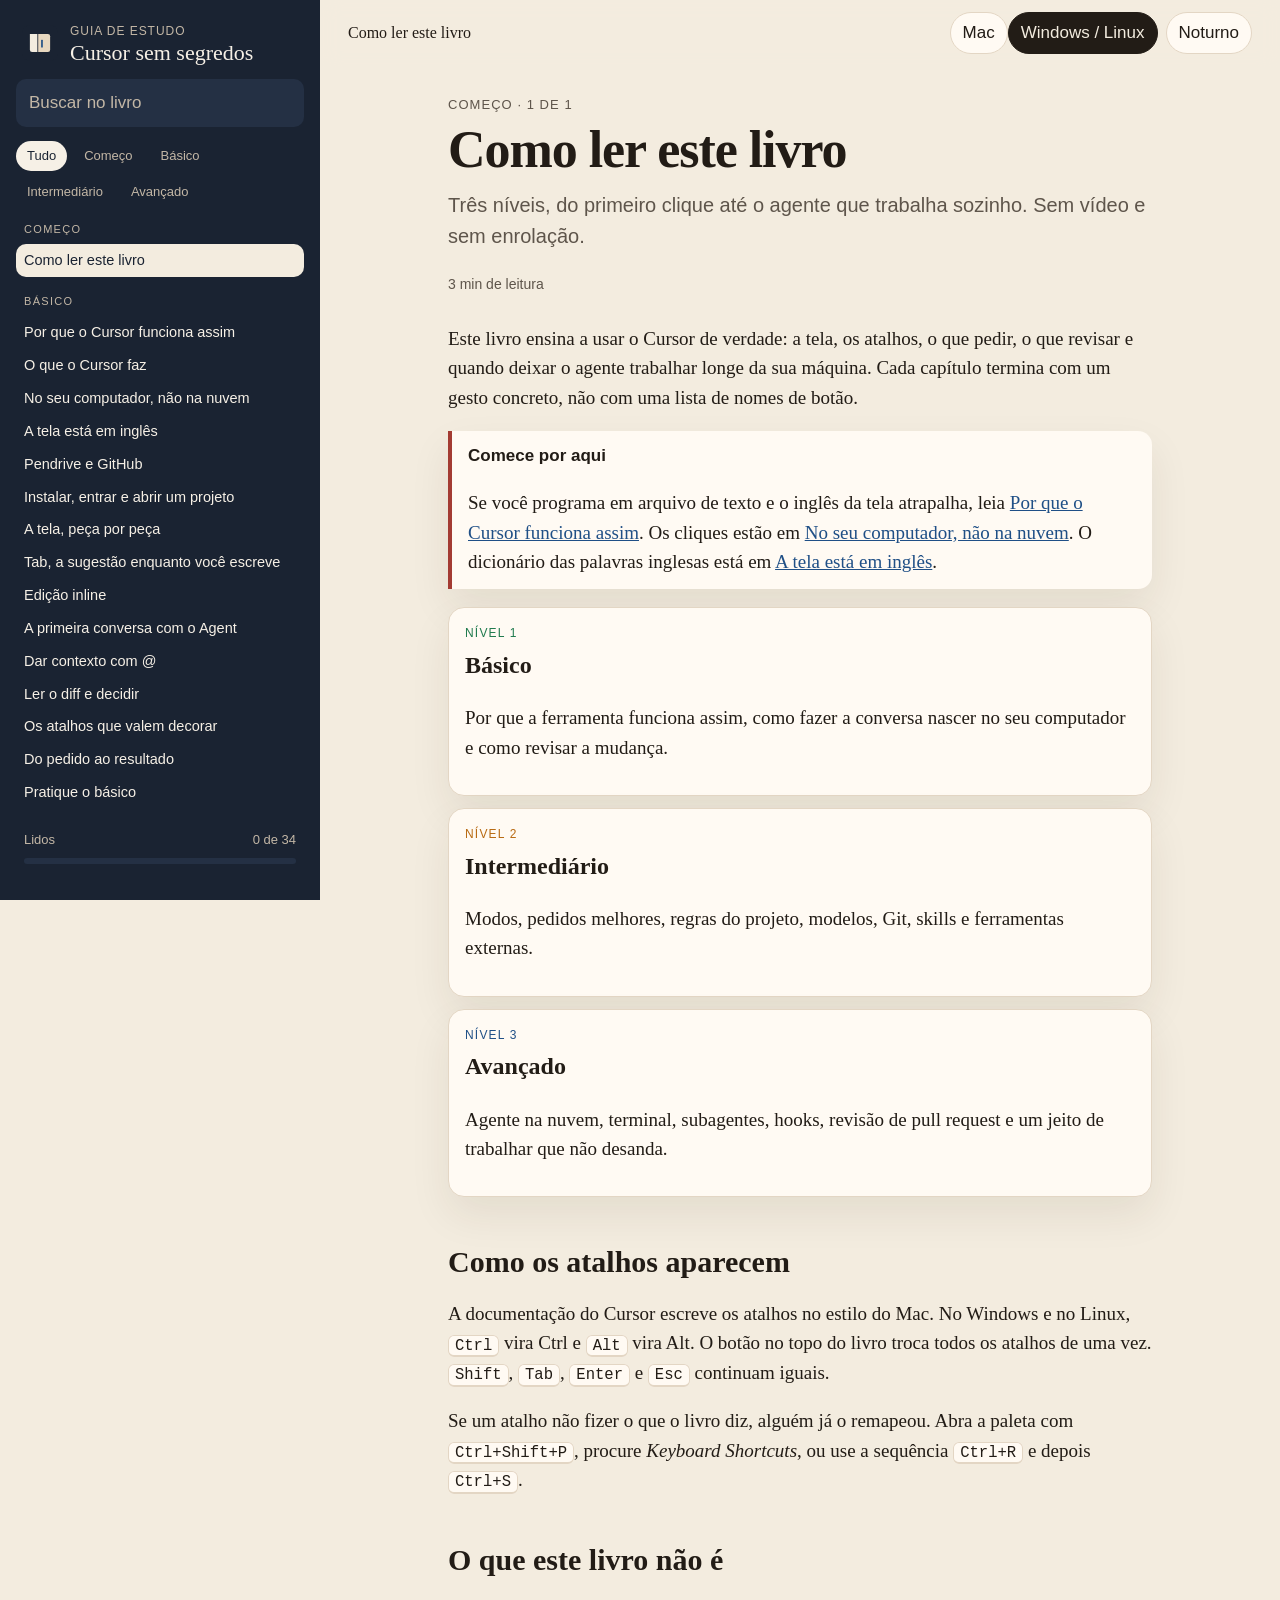
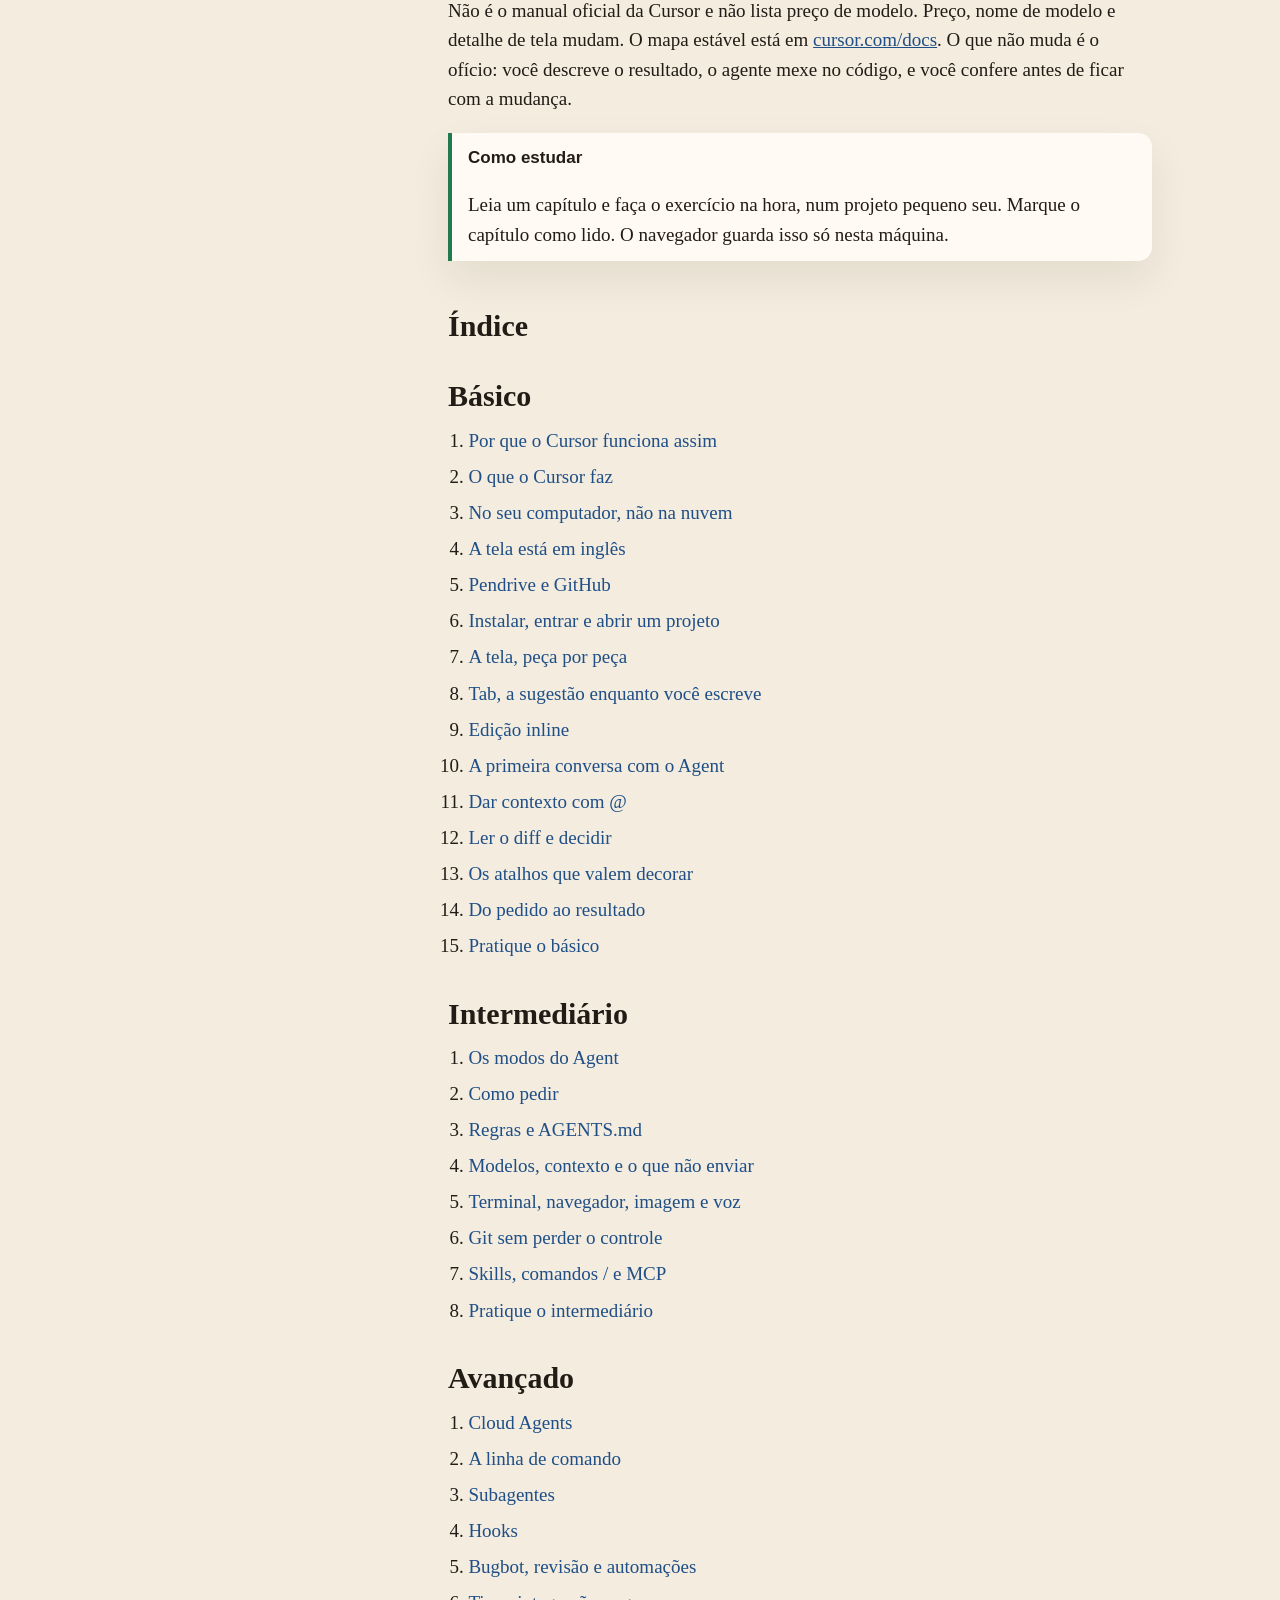
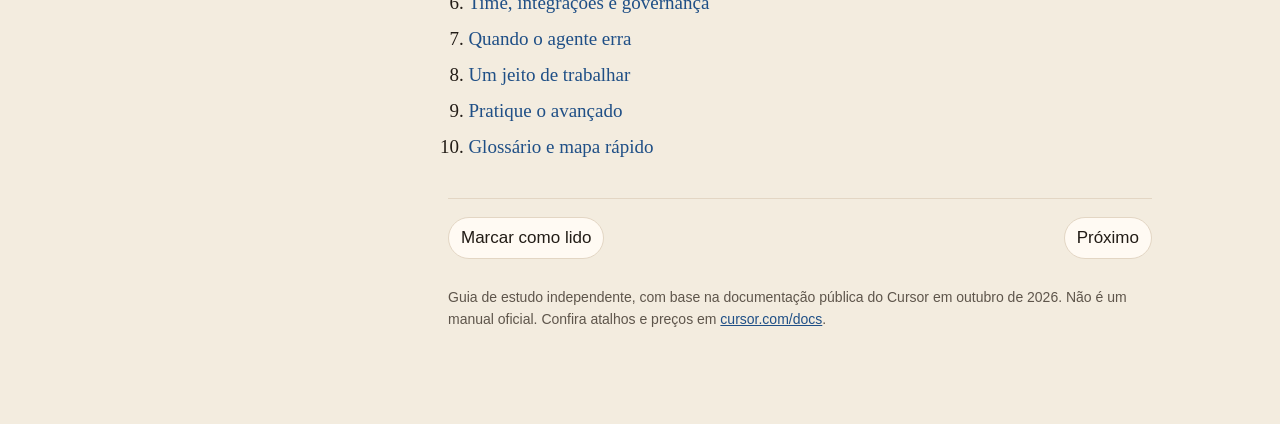
<file: index.html>
<!DOCTYPE html>
<html lang="pt-BR">
  <head>
    <meta charset="utf-8" />
    <meta name="viewport" content="width=device-width, initial-scale=1" />
    <title>Cursor sem segredos</title>
    <meta
      name="description"
      content="Guia em português para usar o Cursor: básico, intermediário e avançado."
    />
    <link rel="stylesheet" href="estilos.css" />
    <link rel="icon" href="favicon.svg" type="image/svg+xml" />
  </head>
  <body>
    <a class="pular" href="#artigo">Ir para o capítulo</a>
    <div class="app">
      <aside class="barra" id="barra">
        <div class="marca">
          <img src="favicon.svg" alt="" width="36" height="36" />
          <div>
            <p class="marca-olho">Guia de estudo</p>
            <p class="marca-nome">Cursor sem segredos</p>
          </div>
        </div>
        <label class="busca">
          <span class="sr">Buscar no livro</span>
          <input id="busca" type="search" placeholder="Buscar no livro" autocomplete="off" />
        </label>
        <div class="filtros" id="filtros" role="tablist" aria-label="Níveis"></div>
        <nav class="sumario" id="sumario" aria-label="Capítulos"></nav>
        <div class="progresso">
          <div class="progresso-topo">
            <span>Lidos</span>
            <span id="progresso-texto">0 de 0</span>
          </div>
          <div class="trilho" aria-hidden="true"><span id="progresso-barra"></span></div>
        </div>
      </aside>
      <div class="cortina" id="cortina" hidden></div>
      <main class="miolo">
        <header class="topo">
          <button type="button" class="menu" id="abrir-sumario" aria-expanded="false" aria-controls="barra">
            Sumário
          </button>
          <p class="topo-titulo" id="topo-titulo">Cursor sem segredos</p>
          <div class="topo-acoes">
            <div class="so" role="group" aria-label="Atalhos de teclado">
              <button type="button" id="so-mac" aria-pressed="true">Mac</button>
              <button type="button" id="so-win" aria-pressed="false">Windows / Linux</button>
            </div>
            <button type="button" id="tema" aria-pressed="false">Noturno</button>
          </div>
        </header>
        <article id="artigo" tabindex="-1"></article>
      </main>
    </div>
    <script src="js/basico.js"></script>
    <script src="js/intermediario.js"></script>
    <script src="js/avancado.js"></script>
    <script src="js/leitor.js"></script>
  </body>
</html>
</file>
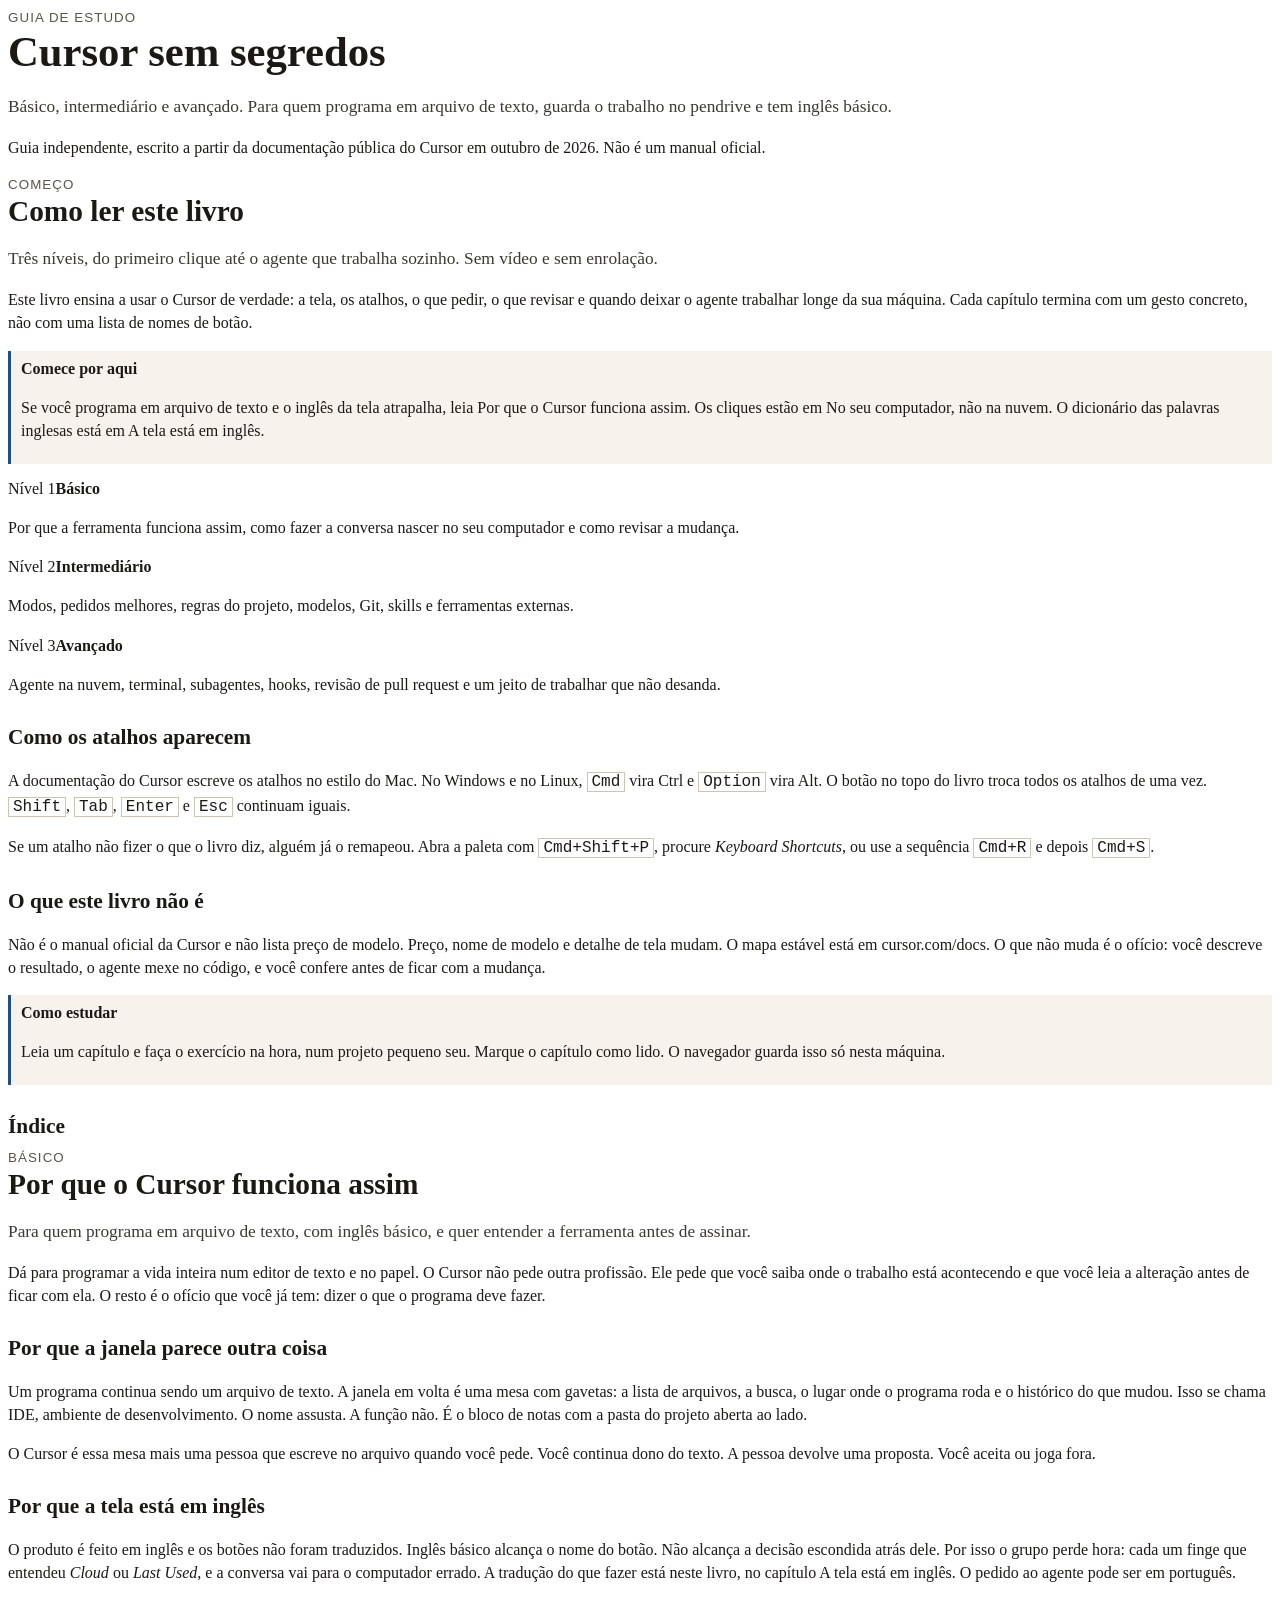
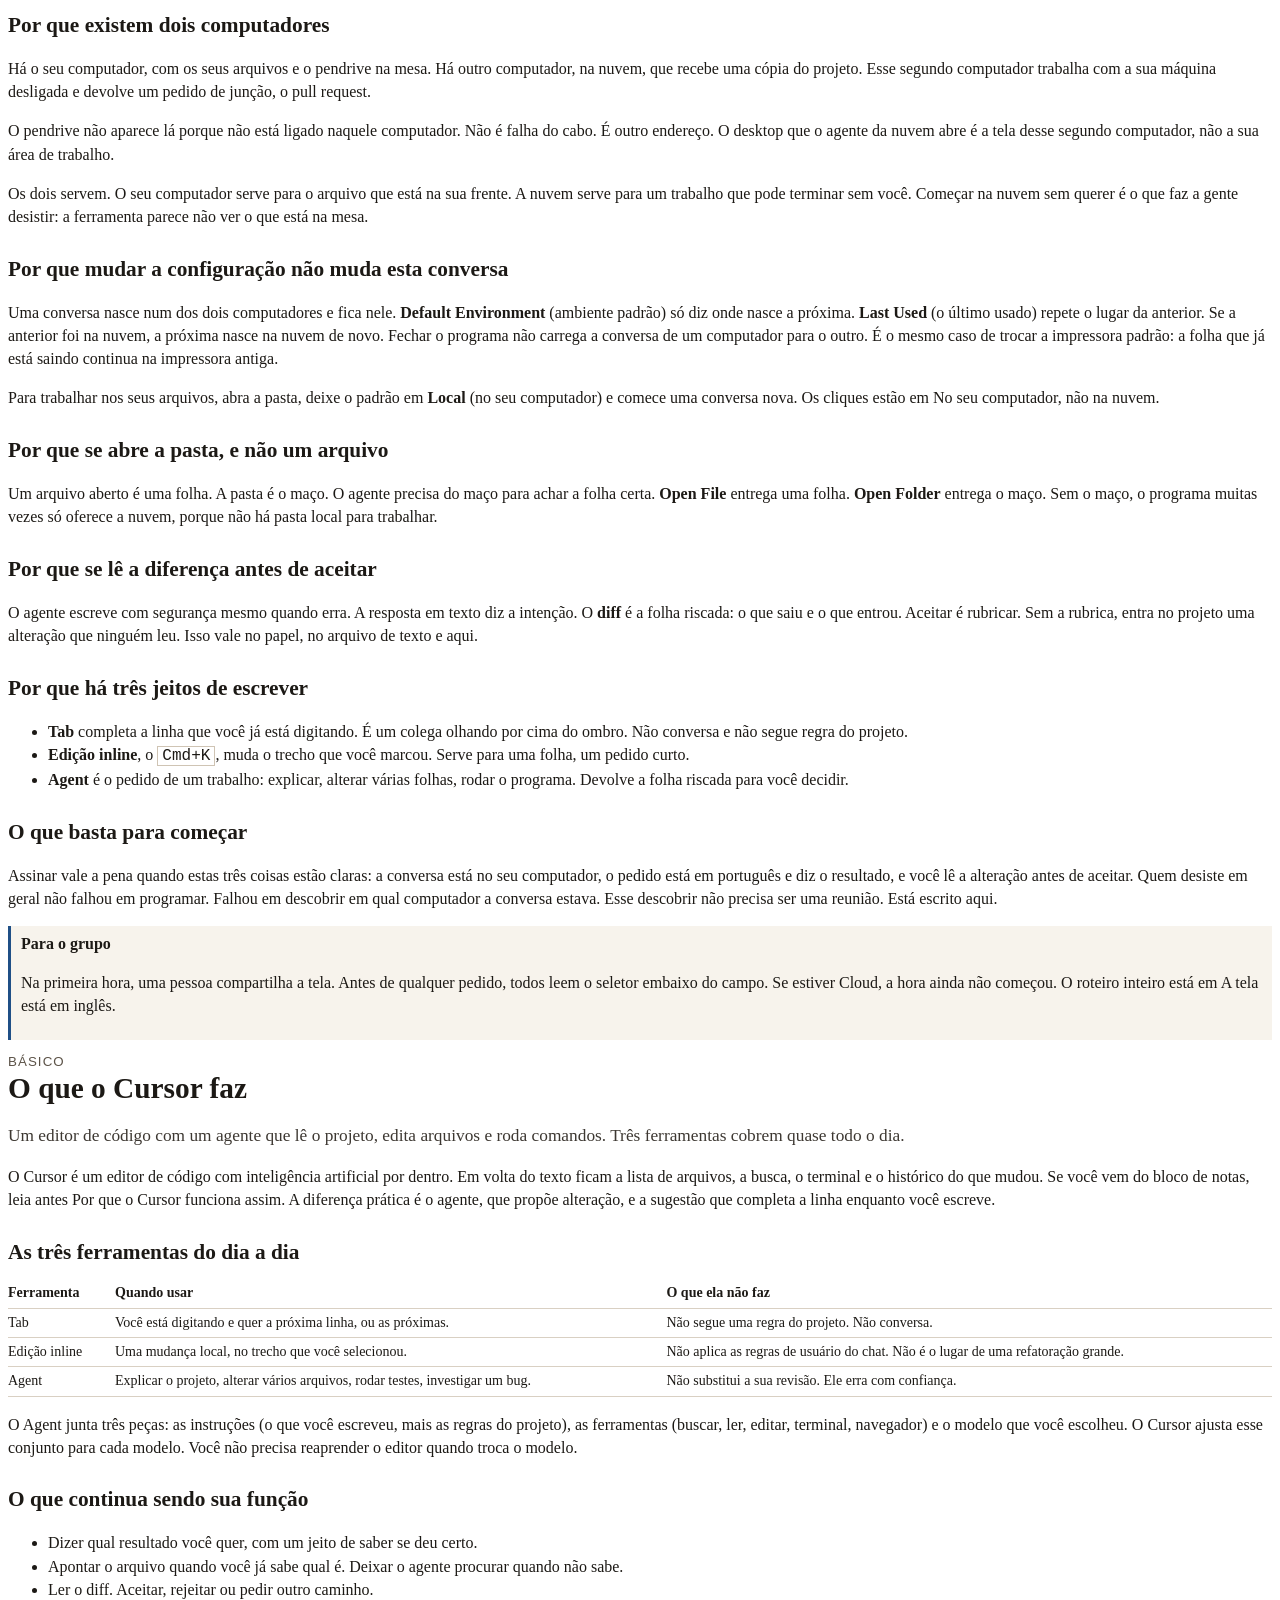
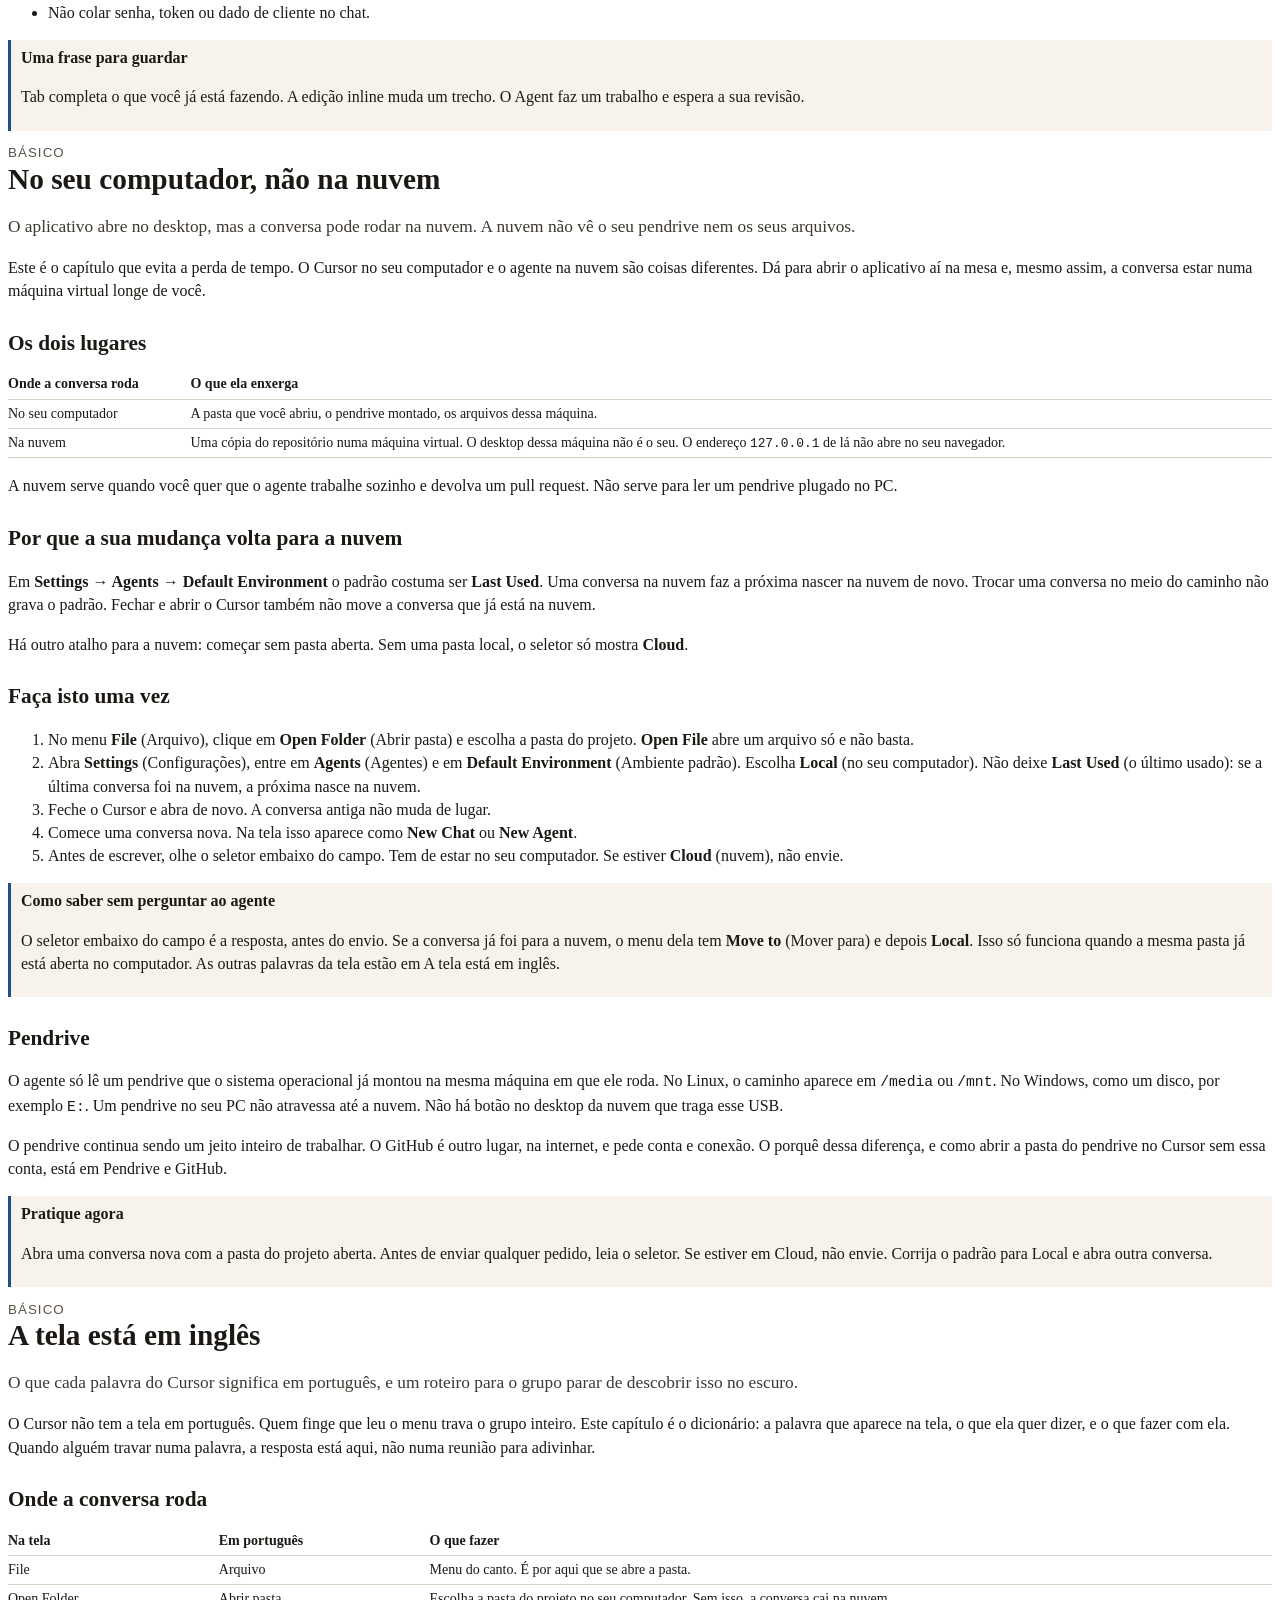
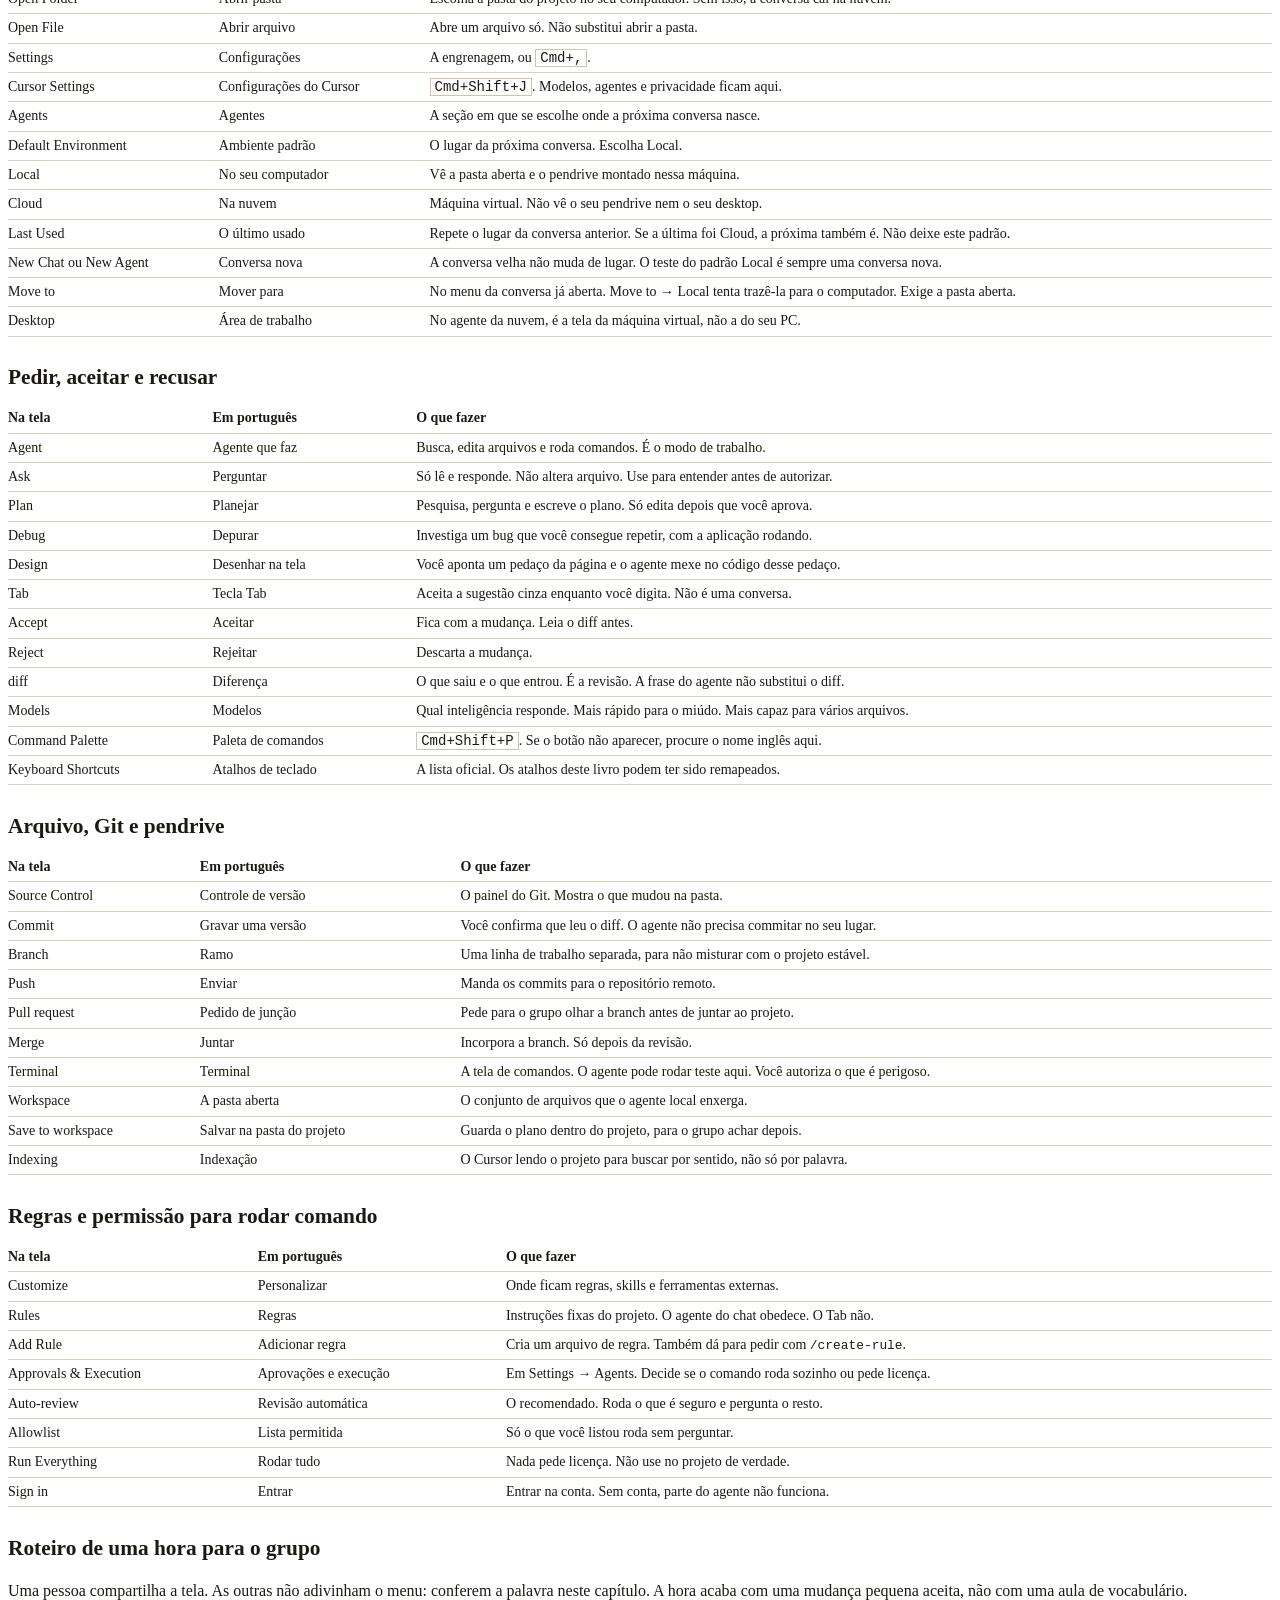
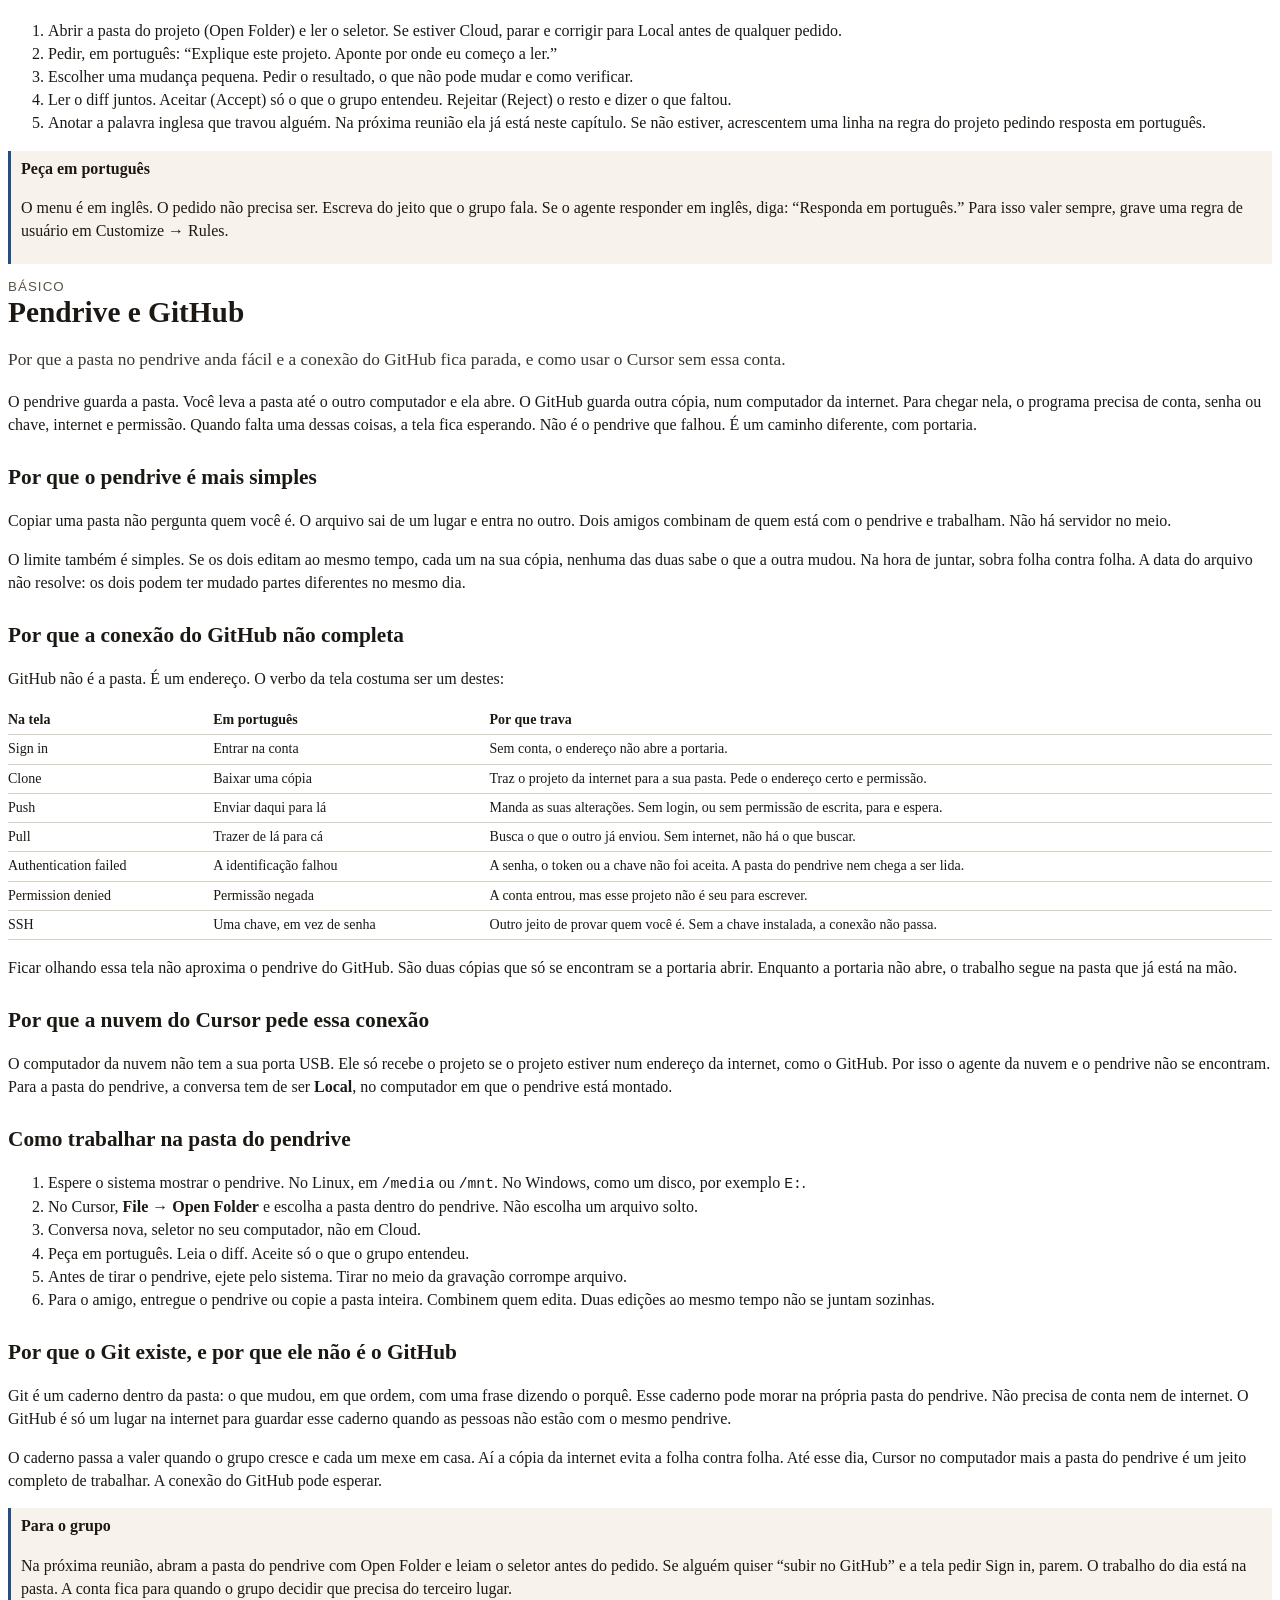
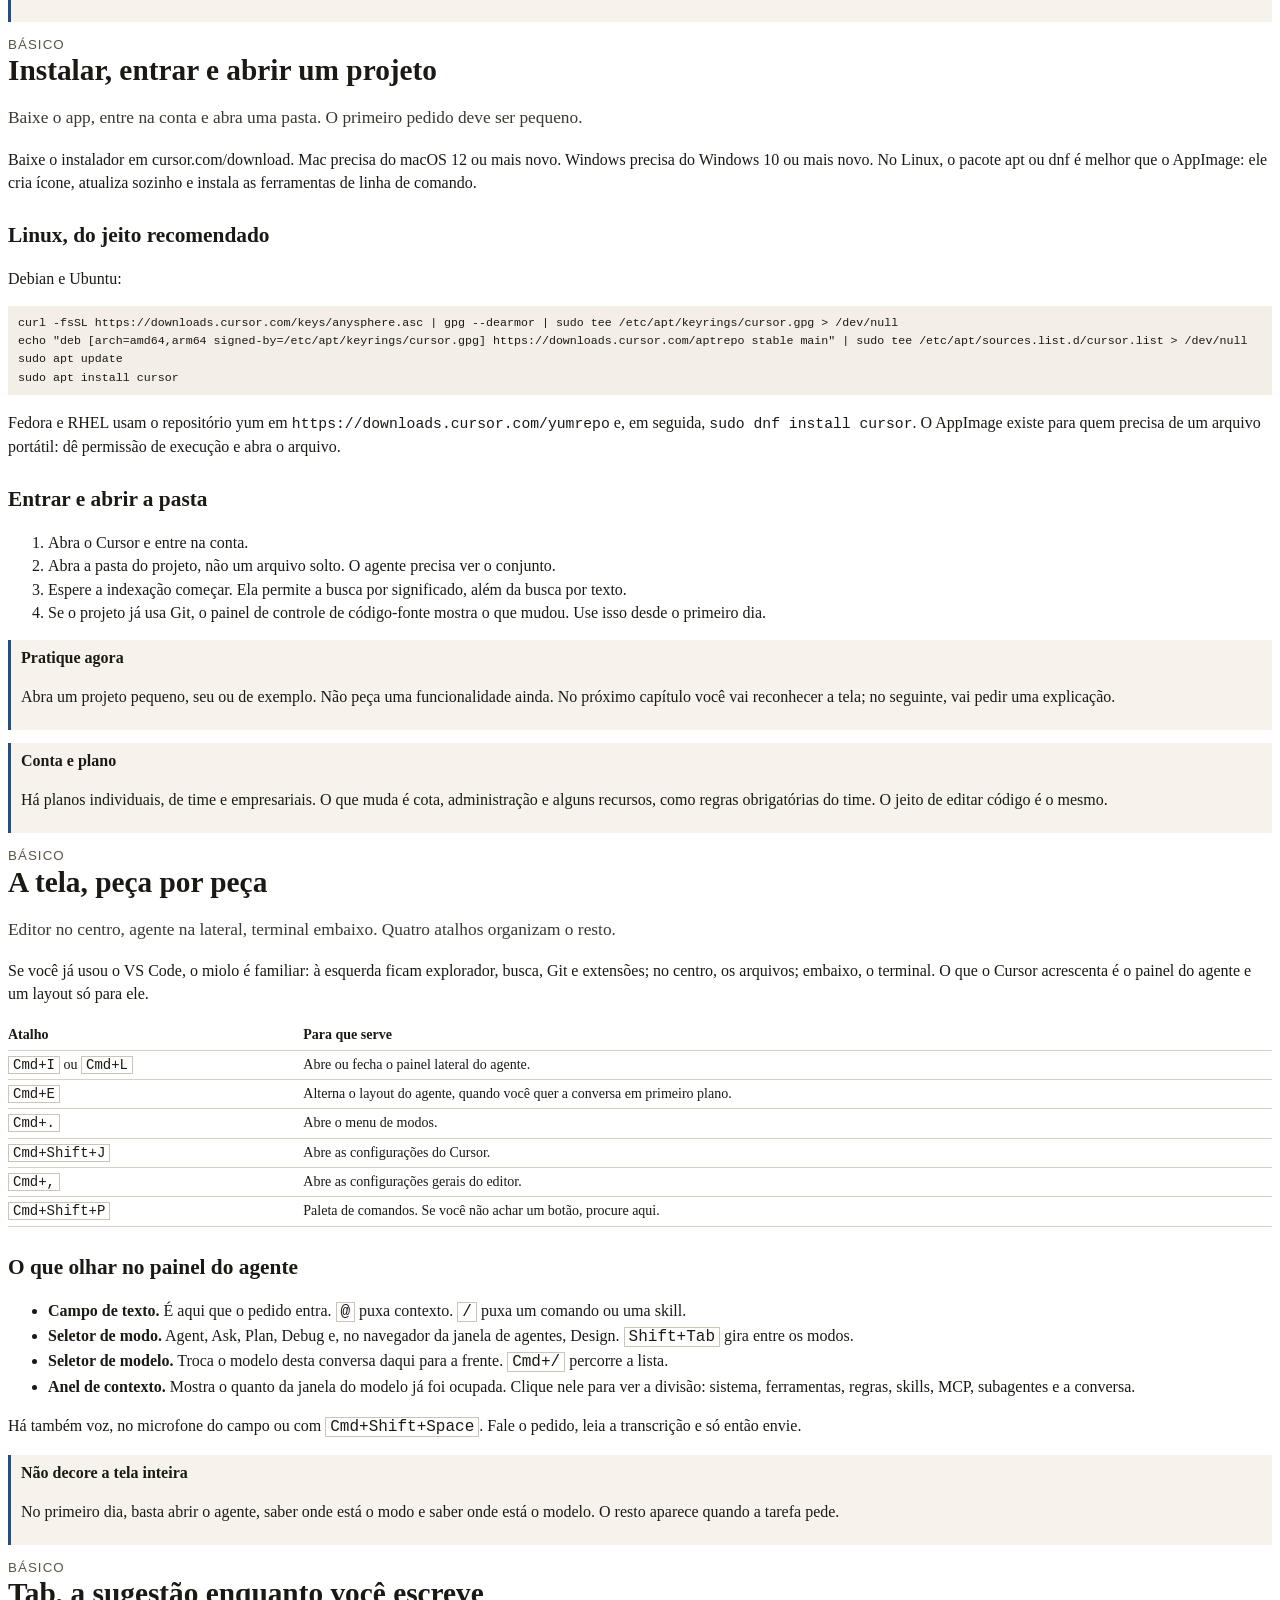
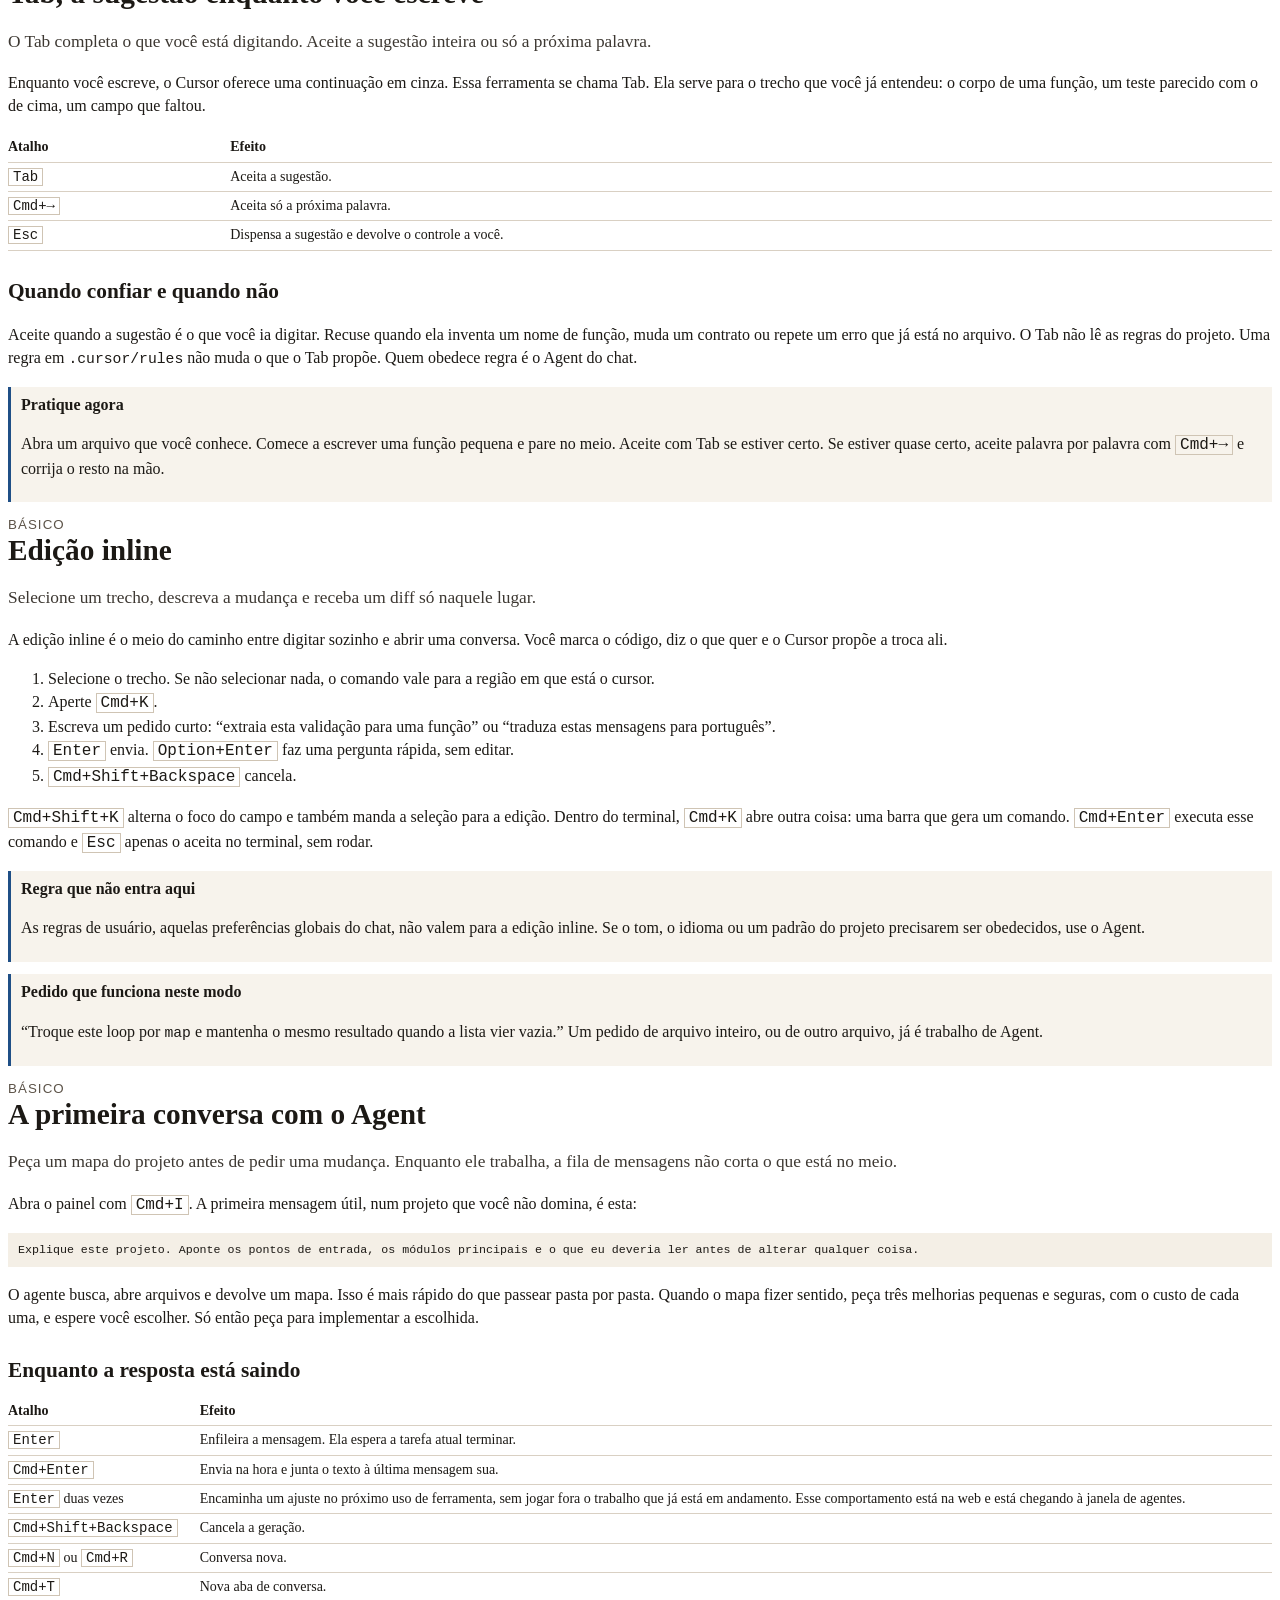
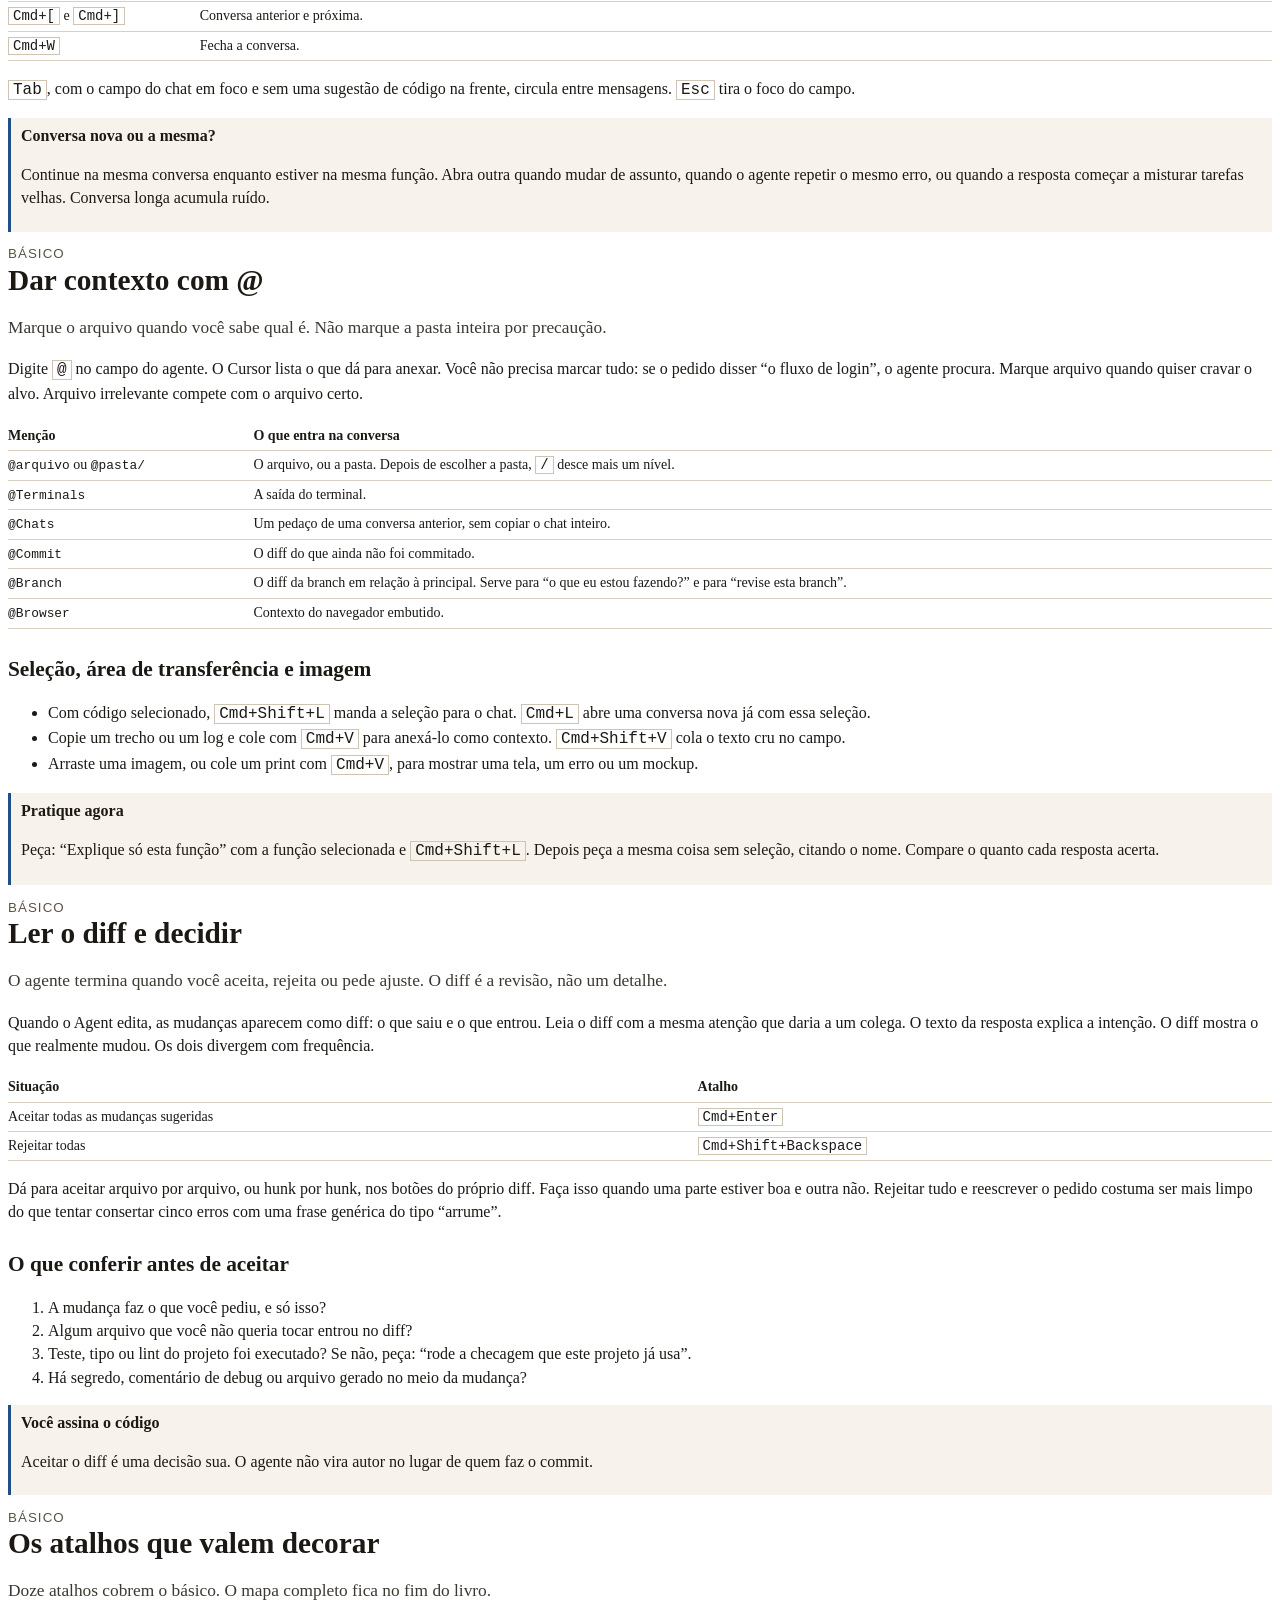
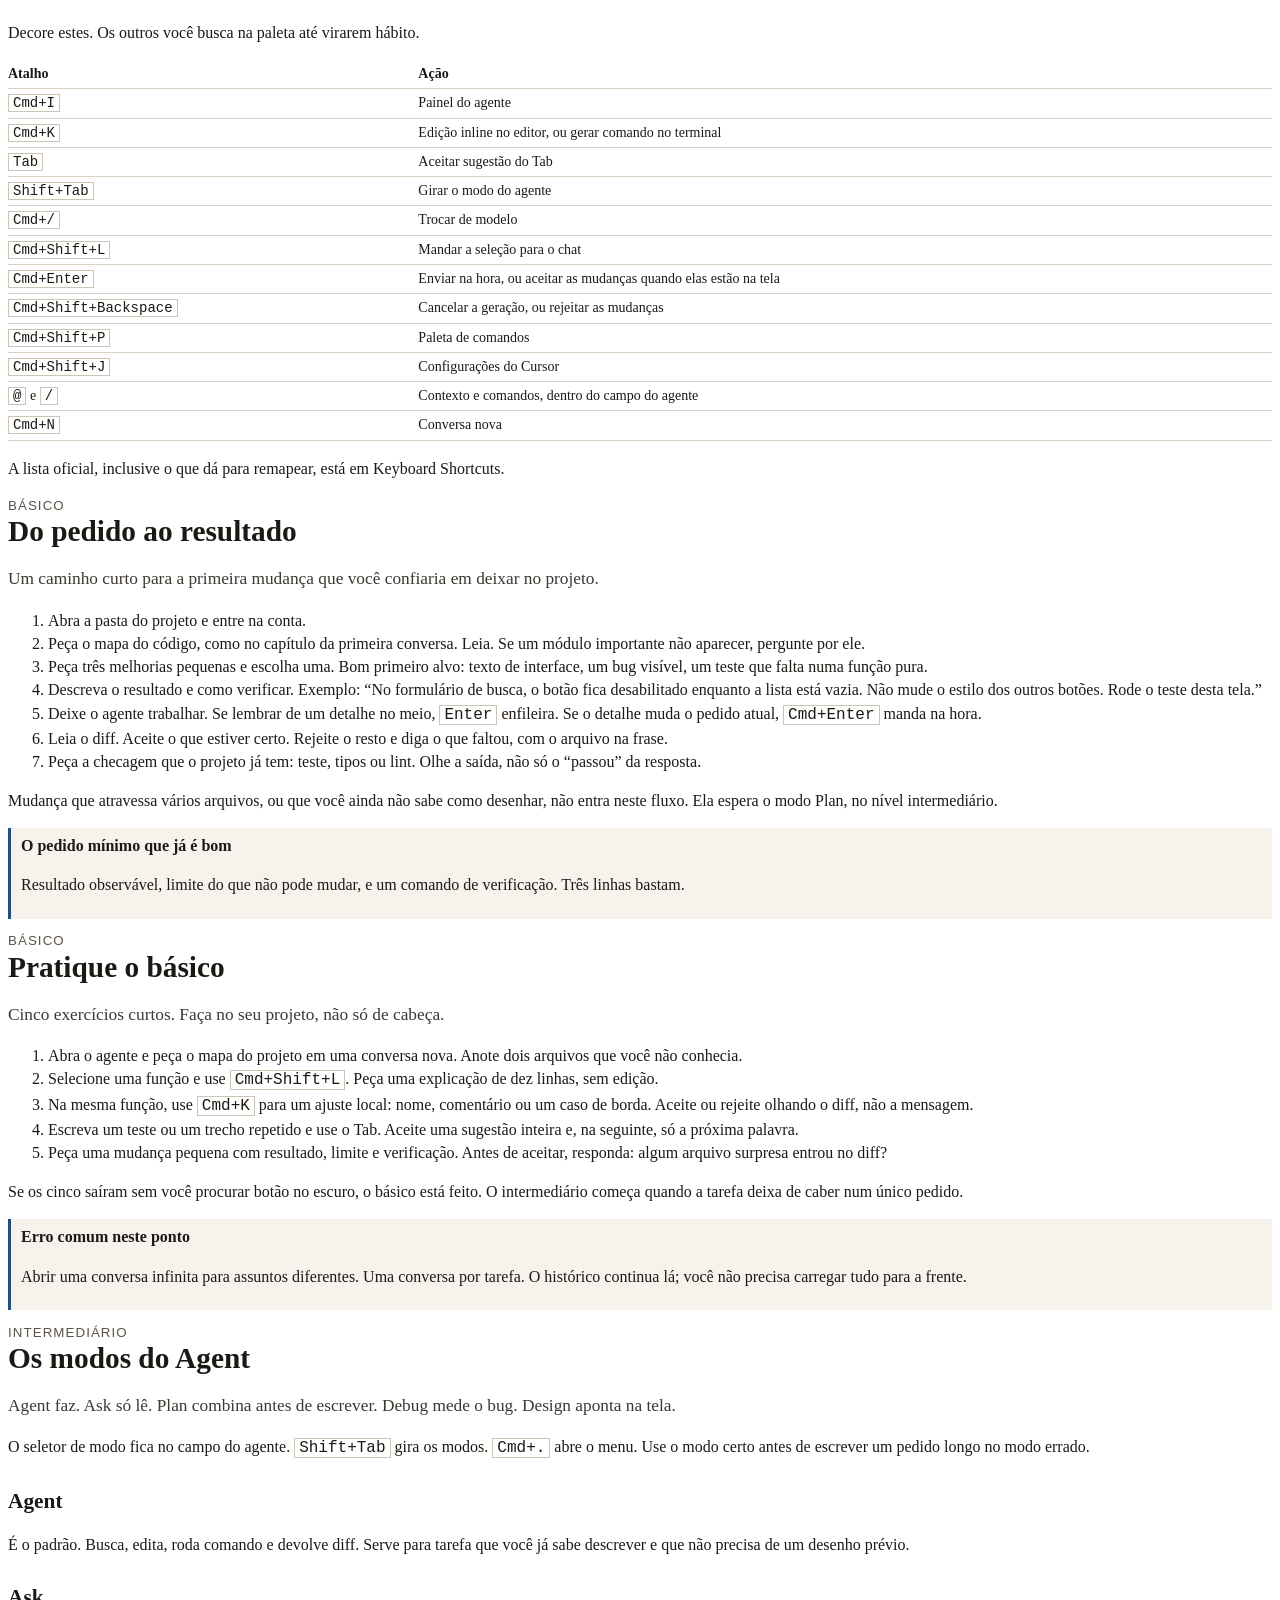
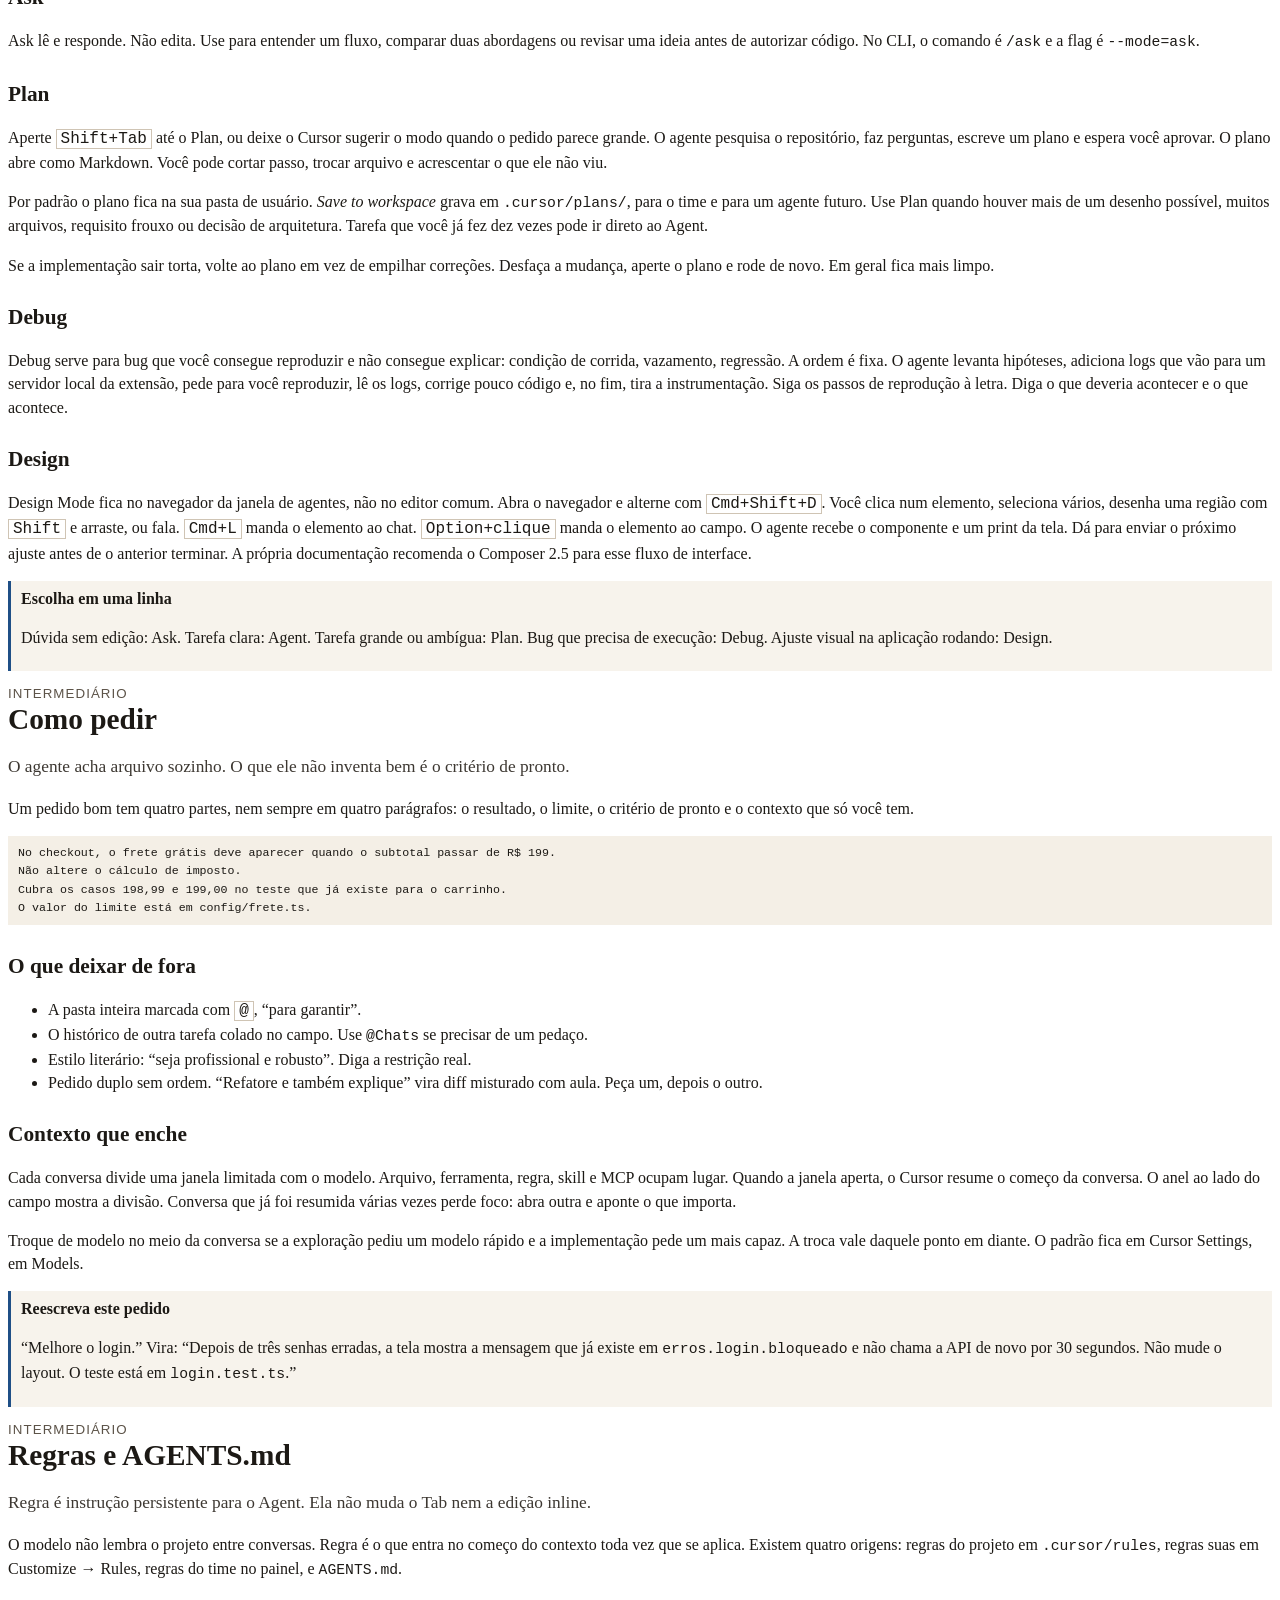
<file: impressao/cursor-sem-segredos-impressao.html>
<!DOCTYPE html>
<html lang="pt-BR">
<head>
  <meta charset="utf-8" />
  <title>Cursor sem segredos</title>
  <style>
    @page { size: A4; margin: 16mm 16mm 18mm; }
    body { font-family: Georgia, "Times New Roman", serif; color: #1c1915; font-size: 12pt; line-height: 1.45; }
    h1 { font-size: 22pt; line-height: 1.15; margin: 0 0 8px; }
    h2 { font-size: 16pt; margin: 1.2em 0 0.3em; }
    h3 { font-size: 13pt; margin: 1em 0 0.3em; }
    .capa { page-break-after: always; }
    .capa h1 { font-size: 32pt; }
    .capitulo { page-break-before: always; }
    .nivel { letter-spacing: 0.08em; text-transform: uppercase; font-family: sans-serif; font-size: 10pt; color: #5c5348; margin: 0; }
    .resumo { font-size: 13pt; color: #3d3832; }
    table { width: 100%; border-collapse: collapse; margin: 0.8em 0 1em; font-size: 10.5pt; }
    th, td { text-align: left; vertical-align: top; border-bottom: 1px solid #d9d0c3; padding: 4px 8px 4px 0; }
    pre { white-space: pre-wrap; background: #f4efe6; padding: 8px 10px; font-size: 9.5pt; }
    code { font-family: "Courier New", monospace; font-size: 0.92em; }
    kbd { font-family: "Courier New", monospace; border: 1px solid #cfc4b4; padding: 0 4px; }
    .nota { border-left: 3px solid #1f4f86; padding: 6px 10px; margin: 0.8em 0; background: #f7f3ec; }
    a { color: inherit; text-decoration: none; }
  </style>
</head>
<body>
  <section class="capa">
    <p class="nivel">Guia de estudo</p>
    <h1>Cursor sem segredos</h1>
    <p class="resumo">Básico, intermediário e avançado. Para quem programa em arquivo de texto, guarda o trabalho no pendrive e tem inglês básico.</p>
    <p>Guia independente, escrito a partir da documentação pública do Cursor em outubro de 2026. Não é um manual oficial.</p>
  </section>
  <section class="capitulo">
      <p class="nivel">Começo</p>
      <h1>Como ler este livro</h1>
      <p class="resumo">Três níveis, do primeiro clique até o agente que trabalha sozinho. Sem vídeo e sem enrolação.</p>
      <p>Este livro ensina a usar o Cursor de verdade: a tela, os atalhos, o que pedir, o que revisar e quando deixar o agente trabalhar longe da sua máquina. Cada capítulo termina com um gesto concreto, não com uma lista de nomes de botão.</p><aside class="nota atencao"><strong>Comece por aqui</strong><p>Se você programa em arquivo de texto e o inglês da tela atrapalha, leia <a href="#porques">Por que o Cursor funciona assim</a>. Os cliques estão em <a href="#pc">No seu computador, não na nuvem</a>. O dicionário das palavras inglesas está em <a href="#tela">A tela está em inglês</a>.</p></aside><div class="portas"><a class="porta basico" href="#porques"><span>Nível 1</span><strong>Básico</strong><p>Por que a ferramenta funciona assim, como fazer a conversa nascer no seu computador e como revisar a mudança.</p></a><a class="porta intermediario" href="#i01"><span>Nível 2</span><strong>Intermediário</strong><p>Modos, pedidos melhores, regras do projeto, modelos, Git, skills e ferramentas externas.</p></a><a class="porta avancado" href="#a01"><span>Nível 3</span><strong>Avançado</strong><p>Agente na nuvem, terminal, subagentes, hooks, revisão de pull request e um jeito de trabalhar que não desanda.</p></a></div><h2>Como os atalhos aparecem</h2><p>A documentação do Cursor escreve os atalhos no estilo do Mac. No Windows e no Linux, <kbd data-mac="Cmd" data-win="Ctrl">Cmd</kbd> vira Ctrl e <kbd data-mac="Option" data-win="Alt">Option</kbd> vira Alt. O botão no topo do livro troca todos os atalhos de uma vez. <kbd>Shift</kbd>, <kbd>Tab</kbd>, <kbd>Enter</kbd> e <kbd>Esc</kbd> continuam iguais.</p><p>Se um atalho não fizer o que o livro diz, alguém já o remapeou. Abra a paleta com <kbd data-mac="Cmd+Shift+P" data-win="Ctrl+Shift+P">Cmd+Shift+P</kbd>, procure <em>Keyboard Shortcuts</em>, ou use a sequência <kbd data-mac="Cmd+R" data-win="Ctrl+R">Cmd+R</kbd> e depois <kbd data-mac="Cmd+S" data-win="Ctrl+S">Cmd+S</kbd>.</p><h2>O que este livro não é</h2><p>Não é o manual oficial da Cursor e não lista preço de modelo. Preço, nome de modelo e detalhe de tela mudam. O mapa estável está em <a href="https://cursor.com/docs">cursor.com/docs</a>. O que não muda é o ofício: você descreve o resultado, o agente mexe no código, e você confere antes de ficar com a mudança.</p><aside class="nota dica"><strong>Como estudar</strong><p>Leia um capítulo e faça o exercício na hora, num projeto pequeno seu. Marque o capítulo como lido. O navegador guarda isso só nesta máquina.</p></aside><h2>Índice</h2><div id="indice-gerado"></div>
    </section>
<section class="capitulo">
      <p class="nivel">Básico</p>
      <h1>Por que o Cursor funciona assim</h1>
      <p class="resumo">Para quem programa em arquivo de texto, com inglês básico, e quer entender a ferramenta antes de assinar.</p>
      <p>Dá para programar a vida inteira num editor de texto e no papel. O Cursor não pede outra profissão. Ele pede que você saiba onde o trabalho está acontecendo e que você leia a alteração antes de ficar com ela. O resto é o ofício que você já tem: dizer o que o programa deve fazer.</p><h2>Por que a janela parece outra coisa</h2><p>Um programa continua sendo um arquivo de texto. A janela em volta é uma mesa com gavetas: a lista de arquivos, a busca, o lugar onde o programa roda e o histórico do que mudou. Isso se chama IDE, ambiente de desenvolvimento. O nome assusta. A função não. É o bloco de notas com a pasta do projeto aberta ao lado.</p><p>O Cursor é essa mesa mais uma pessoa que escreve no arquivo quando você pede. Você continua dono do texto. A pessoa devolve uma proposta. Você aceita ou joga fora.</p><h2>Por que a tela está em inglês</h2><p>O produto é feito em inglês e os botões não foram traduzidos. Inglês básico alcança o nome do botão. Não alcança a decisão escondida atrás dele. Por isso o grupo perde hora: cada um finge que entendeu <em>Cloud</em> ou <em>Last Used</em>, e a conversa vai para o computador errado. A tradução do que fazer está neste livro, no capítulo <a href="#tela">A tela está em inglês</a>. O pedido ao agente pode ser em português.</p><h2>Por que existem dois computadores</h2><p>Há o seu computador, com os seus arquivos e o pendrive na mesa. Há outro computador, na nuvem, que recebe uma cópia do projeto. Esse segundo computador trabalha com a sua máquina desligada e devolve um pedido de junção, o pull request.</p><p>O pendrive não aparece lá porque não está ligado naquele computador. Não é falha do cabo. É outro endereço. O desktop que o agente da nuvem abre é a tela desse segundo computador, não a sua área de trabalho.</p><p>Os dois servem. O seu computador serve para o arquivo que está na sua frente. A nuvem serve para um trabalho que pode terminar sem você. Começar na nuvem sem querer é o que faz a gente desistir: a ferramenta parece não ver o que está na mesa.</p><h2>Por que mudar a configuração não muda esta conversa</h2><p>Uma conversa nasce num dos dois computadores e fica nele. <strong>Default Environment</strong> (ambiente padrão) só diz onde nasce a próxima. <strong>Last Used</strong> (o último usado) repete o lugar da anterior. Se a anterior foi na nuvem, a próxima nasce na nuvem de novo. Fechar o programa não carrega a conversa de um computador para o outro. É o mesmo caso de trocar a impressora padrão: a folha que já está saindo continua na impressora antiga.</p><p>Para trabalhar nos seus arquivos, abra a pasta, deixe o padrão em <strong>Local</strong> (no seu computador) e comece uma conversa nova. Os cliques estão em <a href="#pc">No seu computador, não na nuvem</a>.</p><h2>Por que se abre a pasta, e não um arquivo</h2><p>Um arquivo aberto é uma folha. A pasta é o maço. O agente precisa do maço para achar a folha certa. <strong>Open File</strong> entrega uma folha. <strong>Open Folder</strong> entrega o maço. Sem o maço, o programa muitas vezes só oferece a nuvem, porque não há pasta local para trabalhar.</p><h2>Por que se lê a diferença antes de aceitar</h2><p>O agente escreve com segurança mesmo quando erra. A resposta em texto diz a intenção. O <strong>diff</strong> é a folha riscada: o que saiu e o que entrou. Aceitar é rubricar. Sem a rubrica, entra no projeto uma alteração que ninguém leu. Isso vale no papel, no arquivo de texto e aqui.</p><h2>Por que há três jeitos de escrever</h2><ul><li><strong>Tab</strong> completa a linha que você já está digitando. É um colega olhando por cima do ombro. Não conversa e não segue regra do projeto.</li><li><strong>Edição inline</strong>, o <kbd data-mac="Cmd+K" data-win="Ctrl+K">Cmd+K</kbd>, muda o trecho que você marcou. Serve para uma folha, um pedido curto.</li><li><strong>Agent</strong> é o pedido de um trabalho: explicar, alterar várias folhas, rodar o programa. Devolve a folha riscada para você decidir.</li></ul><h2>O que basta para começar</h2><p>Assinar vale a pena quando estas três coisas estão claras: a conversa está no seu computador, o pedido está em português e diz o resultado, e você lê a alteração antes de aceitar. Quem desiste em geral não falhou em programar. Falhou em descobrir em qual computador a conversa estava. Esse descobrir não precisa ser uma reunião. Está escrito aqui.</p><aside class="nota pratica"><strong>Para o grupo</strong><p>Na primeira hora, uma pessoa compartilha a tela. Antes de qualquer pedido, todos leem o seletor embaixo do campo. Se estiver Cloud, a hora ainda não começou. O roteiro inteiro está em <a href="#tela">A tela está em inglês</a>.</p></aside>
    </section>
<section class="capitulo">
      <p class="nivel">Básico</p>
      <h1>O que o Cursor faz</h1>
      <p class="resumo">Um editor de código com um agente que lê o projeto, edita arquivos e roda comandos. Três ferramentas cobrem quase todo o dia.</p>
      <p>O Cursor é um editor de código com inteligência artificial por dentro. Em volta do texto ficam a lista de arquivos, a busca, o terminal e o histórico do que mudou. Se você vem do bloco de notas, leia antes <a href="#porques">Por que o Cursor funciona assim</a>. A diferença prática é o agente, que propõe alteração, e a sugestão que completa a linha enquanto você escreve.</p><h2>As três ferramentas do dia a dia</h2><table><thead><tr><th>Ferramenta</th><th>Quando usar</th><th>O que ela não faz</th></tr></thead><tbody><tr><td>Tab</td><td>Você está digitando e quer a próxima linha, ou as próximas.</td><td>Não segue uma regra do projeto. Não conversa.</td></tr><tr><td>Edição inline</td><td>Uma mudança local, no trecho que você selecionou.</td><td>Não aplica as regras de usuário do chat. Não é o lugar de uma refatoração grande.</td></tr><tr><td>Agent</td><td>Explicar o projeto, alterar vários arquivos, rodar testes, investigar um bug.</td><td>Não substitui a sua revisão. Ele erra com confiança.</td></tr></tbody></table><p>O Agent junta três peças: as instruções (o que você escreveu, mais as regras do projeto), as ferramentas (buscar, ler, editar, terminal, navegador) e o modelo que você escolheu. O Cursor ajusta esse conjunto para cada modelo. Você não precisa reaprender o editor quando troca o modelo.</p><h2>O que continua sendo sua função</h2><ul><li>Dizer qual resultado você quer, com um jeito de saber se deu certo.</li><li>Apontar o arquivo quando você já sabe qual é. Deixar o agente procurar quando não sabe.</li><li>Ler o diff. Aceitar, rejeitar ou pedir outro caminho.</li><li>Não colar senha, token ou dado de cliente no chat.</li></ul><aside class="nota"><strong>Uma frase para guardar</strong><p>Tab completa o que você já está fazendo. A edição inline muda um trecho. O Agent faz um trabalho e espera a sua revisão.</p></aside>
    </section>
<section class="capitulo">
      <p class="nivel">Básico</p>
      <h1>No seu computador, não na nuvem</h1>
      <p class="resumo">O aplicativo abre no desktop, mas a conversa pode rodar na nuvem. A nuvem não vê o seu pendrive nem os seus arquivos.</p>
      <p>Este é o capítulo que evita a perda de tempo. O Cursor no seu computador e o agente na nuvem são coisas diferentes. Dá para abrir o aplicativo aí na mesa e, mesmo assim, a conversa estar numa máquina virtual longe de você.</p><h2>Os dois lugares</h2><table><thead><tr><th>Onde a conversa roda</th><th>O que ela enxerga</th></tr></thead><tbody><tr><td>No seu computador</td><td>A pasta que você abriu, o pendrive montado, os arquivos dessa máquina.</td></tr><tr><td>Na nuvem</td><td>Uma cópia do repositório numa máquina virtual. O desktop dessa máquina não é o seu. O endereço <code>127.0.0.1</code> de lá não abre no seu navegador.</td></tr></tbody></table><p>A nuvem serve quando você quer que o agente trabalhe sozinho e devolva um pull request. Não serve para ler um pendrive plugado no PC.</p><h2>Por que a sua mudança volta para a nuvem</h2><p>Em <strong>Settings → Agents → Default Environment</strong> o padrão costuma ser <strong>Last Used</strong>. Uma conversa na nuvem faz a próxima nascer na nuvem de novo. Trocar uma conversa no meio do caminho não grava o padrão. Fechar e abrir o Cursor também não move a conversa que já está na nuvem.</p><p>Há outro atalho para a nuvem: começar sem pasta aberta. Sem uma pasta local, o seletor só mostra <strong>Cloud</strong>.</p><h2>Faça isto uma vez</h2><ol><li>No menu <strong>File</strong> (Arquivo), clique em <strong>Open Folder</strong> (Abrir pasta) e escolha a pasta do projeto. <strong>Open File</strong> abre um arquivo só e não basta.</li><li>Abra <strong>Settings</strong> (Configurações), entre em <strong>Agents</strong> (Agentes) e em <strong>Default Environment</strong> (Ambiente padrão). Escolha <strong>Local</strong> (no seu computador). Não deixe <strong>Last Used</strong> (o último usado): se a última conversa foi na nuvem, a próxima nasce na nuvem.</li><li>Feche o Cursor e abra de novo. A conversa antiga não muda de lugar.</li><li>Comece uma conversa nova. Na tela isso aparece como <strong>New Chat</strong> ou <strong>New Agent</strong>.</li><li>Antes de escrever, olhe o seletor embaixo do campo. Tem de estar no seu computador. Se estiver <strong>Cloud</strong> (nuvem), não envie.</li></ol><aside class="nota atencao"><strong>Como saber sem perguntar ao agente</strong><p>O seletor embaixo do campo é a resposta, antes do envio. Se a conversa já foi para a nuvem, o menu dela tem <strong>Move to</strong> (Mover para) e depois <strong>Local</strong>. Isso só funciona quando a mesma pasta já está aberta no computador. As outras palavras da tela estão em <a href="#tela">A tela está em inglês</a>.</p></aside><h2>Pendrive</h2><p>O agente só lê um pendrive que o sistema operacional já montou na mesma máquina em que ele roda. No Linux, o caminho aparece em <code>/media</code> ou <code>/mnt</code>. No Windows, como um disco, por exemplo <code>E:</code>. Um pendrive no seu PC não atravessa até a nuvem. Não há botão no desktop da nuvem que traga esse USB.</p><p>O pendrive continua sendo um jeito inteiro de trabalhar. O GitHub é outro lugar, na internet, e pede conta e conexão. O porquê dessa diferença, e como abrir a pasta do pendrive no Cursor sem essa conta, está em <a href="#usb">Pendrive e GitHub</a>.</p><aside class="nota pratica"><strong>Pratique agora</strong><p>Abra uma conversa nova com a pasta do projeto aberta. Antes de enviar qualquer pedido, leia o seletor. Se estiver em Cloud, não envie. Corrija o padrão para Local e abra outra conversa.</p></aside>
    </section>
<section class="capitulo">
      <p class="nivel">Básico</p>
      <h1>A tela está em inglês</h1>
      <p class="resumo">O que cada palavra do Cursor significa em português, e um roteiro para o grupo parar de descobrir isso no escuro.</p>
      <p>O Cursor não tem a tela em português. Quem finge que leu o menu trava o grupo inteiro. Este capítulo é o dicionário: a palavra que aparece na tela, o que ela quer dizer, e o que fazer com ela. Quando alguém travar numa palavra, a resposta está aqui, não numa reunião para adivinhar.</p><h2>Onde a conversa roda</h2><table><thead><tr><th>Na tela</th><th>Em português</th><th>O que fazer</th></tr></thead><tbody><tr><td>File</td><td>Arquivo</td><td>Menu do canto. É por aqui que se abre a pasta.</td></tr><tr><td>Open Folder</td><td>Abrir pasta</td><td>Escolha a pasta do projeto no seu computador. Sem isso, a conversa cai na nuvem.</td></tr><tr><td>Open File</td><td>Abrir arquivo</td><td>Abre um arquivo só. Não substitui abrir a pasta.</td></tr><tr><td>Settings</td><td>Configurações</td><td>A engrenagem, ou <kbd data-mac="Cmd+," data-win="Ctrl+,">Cmd+,</kbd>.</td></tr><tr><td>Cursor Settings</td><td>Configurações do Cursor</td><td><kbd data-mac="Cmd+Shift+J" data-win="Ctrl+Shift+J">Cmd+Shift+J</kbd>. Modelos, agentes e privacidade ficam aqui.</td></tr><tr><td>Agents</td><td>Agentes</td><td>A seção em que se escolhe onde a próxima conversa nasce.</td></tr><tr><td>Default Environment</td><td>Ambiente padrão</td><td>O lugar da próxima conversa. Escolha Local.</td></tr><tr><td>Local</td><td>No seu computador</td><td>Vê a pasta aberta e o pendrive montado nessa máquina.</td></tr><tr><td>Cloud</td><td>Na nuvem</td><td>Máquina virtual. Não vê o seu pendrive nem o seu desktop.</td></tr><tr><td>Last Used</td><td>O último usado</td><td>Repete o lugar da conversa anterior. Se a última foi Cloud, a próxima também é. Não deixe este padrão.</td></tr><tr><td>New Chat ou New Agent</td><td>Conversa nova</td><td>A conversa velha não muda de lugar. O teste do padrão Local é sempre uma conversa nova.</td></tr><tr><td>Move to</td><td>Mover para</td><td>No menu da conversa já aberta. Move to → Local tenta trazê-la para o computador. Exige a pasta aberta.</td></tr><tr><td>Desktop</td><td>Área de trabalho</td><td>No agente da nuvem, é a tela da máquina virtual, não a do seu PC.</td></tr></tbody></table><h2>Pedir, aceitar e recusar</h2><table><thead><tr><th>Na tela</th><th>Em português</th><th>O que fazer</th></tr></thead><tbody><tr><td>Agent</td><td>Agente que faz</td><td>Busca, edita arquivos e roda comandos. É o modo de trabalho.</td></tr><tr><td>Ask</td><td>Perguntar</td><td>Só lê e responde. Não altera arquivo. Use para entender antes de autorizar.</td></tr><tr><td>Plan</td><td>Planejar</td><td>Pesquisa, pergunta e escreve o plano. Só edita depois que você aprova.</td></tr><tr><td>Debug</td><td>Depurar</td><td>Investiga um bug que você consegue repetir, com a aplicação rodando.</td></tr><tr><td>Design</td><td>Desenhar na tela</td><td>Você aponta um pedaço da página e o agente mexe no código desse pedaço.</td></tr><tr><td>Tab</td><td>Tecla Tab</td><td>Aceita a sugestão cinza enquanto você digita. Não é uma conversa.</td></tr><tr><td>Accept</td><td>Aceitar</td><td>Fica com a mudança. Leia o diff antes.</td></tr><tr><td>Reject</td><td>Rejeitar</td><td>Descarta a mudança.</td></tr><tr><td>diff</td><td>Diferença</td><td>O que saiu e o que entrou. É a revisão. A frase do agente não substitui o diff.</td></tr><tr><td>Models</td><td>Modelos</td><td>Qual inteligência responde. Mais rápido para o miúdo. Mais capaz para vários arquivos.</td></tr><tr><td>Command Palette</td><td>Paleta de comandos</td><td><kbd data-mac="Cmd+Shift+P" data-win="Ctrl+Shift+P">Cmd+Shift+P</kbd>. Se o botão não aparecer, procure o nome inglês aqui.</td></tr><tr><td>Keyboard Shortcuts</td><td>Atalhos de teclado</td><td>A lista oficial. Os atalhos deste livro podem ter sido remapeados.</td></tr></tbody></table><h2>Arquivo, Git e pendrive</h2><table><thead><tr><th>Na tela</th><th>Em português</th><th>O que fazer</th></tr></thead><tbody><tr><td>Source Control</td><td>Controle de versão</td><td>O painel do Git. Mostra o que mudou na pasta.</td></tr><tr><td>Commit</td><td>Gravar uma versão</td><td>Você confirma que leu o diff. O agente não precisa commitar no seu lugar.</td></tr><tr><td>Branch</td><td>Ramo</td><td>Uma linha de trabalho separada, para não misturar com o projeto estável.</td></tr><tr><td>Push</td><td>Enviar</td><td>Manda os commits para o repositório remoto.</td></tr><tr><td>Pull request</td><td>Pedido de junção</td><td>Pede para o grupo olhar a branch antes de juntar ao projeto.</td></tr><tr><td>Merge</td><td>Juntar</td><td>Incorpora a branch. Só depois da revisão.</td></tr><tr><td>Terminal</td><td>Terminal</td><td>A tela de comandos. O agente pode rodar teste aqui. Você autoriza o que é perigoso.</td></tr><tr><td>Workspace</td><td>A pasta aberta</td><td>O conjunto de arquivos que o agente local enxerga.</td></tr><tr><td>Save to workspace</td><td>Salvar na pasta do projeto</td><td>Guarda o plano dentro do projeto, para o grupo achar depois.</td></tr><tr><td>Indexing</td><td>Indexação</td><td>O Cursor lendo o projeto para buscar por sentido, não só por palavra.</td></tr></tbody></table><h2>Regras e permissão para rodar comando</h2><table><thead><tr><th>Na tela</th><th>Em português</th><th>O que fazer</th></tr></thead><tbody><tr><td>Customize</td><td>Personalizar</td><td>Onde ficam regras, skills e ferramentas externas.</td></tr><tr><td>Rules</td><td>Regras</td><td>Instruções fixas do projeto. O agente do chat obedece. O Tab não.</td></tr><tr><td>Add Rule</td><td>Adicionar regra</td><td>Cria um arquivo de regra. Também dá para pedir com <code>/create-rule</code>.</td></tr><tr><td>Approvals &amp; Execution</td><td>Aprovações e execução</td><td>Em Settings → Agents. Decide se o comando roda sozinho ou pede licença.</td></tr><tr><td>Auto-review</td><td>Revisão automática</td><td>O recomendado. Roda o que é seguro e pergunta o resto.</td></tr><tr><td>Allowlist</td><td>Lista permitida</td><td>Só o que você listou roda sem perguntar.</td></tr><tr><td>Run Everything</td><td>Rodar tudo</td><td>Nada pede licença. Não use no projeto de verdade.</td></tr><tr><td>Sign in</td><td>Entrar</td><td>Entrar na conta. Sem conta, parte do agente não funciona.</td></tr></tbody></table><h2>Roteiro de uma hora para o grupo</h2><p>Uma pessoa compartilha a tela. As outras não adivinham o menu: conferem a palavra neste capítulo. A hora acaba com uma mudança pequena aceita, não com uma aula de vocabulário.</p><ol><li>Abrir a pasta do projeto (Open Folder) e ler o seletor. Se estiver Cloud, parar e corrigir para Local antes de qualquer pedido.</li><li>Pedir, em português: “Explique este projeto. Aponte por onde eu começo a ler.”</li><li>Escolher uma mudança pequena. Pedir o resultado, o que não pode mudar e como verificar.</li><li>Ler o diff juntos. Aceitar (Accept) só o que o grupo entendeu. Rejeitar (Reject) o resto e dizer o que faltou.</li><li>Anotar a palavra inglesa que travou alguém. Na próxima reunião ela já está neste capítulo. Se não estiver, acrescentem uma linha na regra do projeto pedindo resposta em português.</li></ol><aside class="nota dica"><strong>Peça em português</strong><p>O menu é em inglês. O pedido não precisa ser. Escreva do jeito que o grupo fala. Se o agente responder em inglês, diga: “Responda em português.” Para isso valer sempre, grave uma regra de usuário em Customize → Rules.</p></aside>
    </section>
<section class="capitulo">
      <p class="nivel">Básico</p>
      <h1>Pendrive e GitHub</h1>
      <p class="resumo">Por que a pasta no pendrive anda fácil e a conexão do GitHub fica parada, e como usar o Cursor sem essa conta.</p>
      <p>O pendrive guarda a pasta. Você leva a pasta até o outro computador e ela abre. O GitHub guarda outra cópia, num computador da internet. Para chegar nela, o programa precisa de conta, senha ou chave, internet e permissão. Quando falta uma dessas coisas, a tela fica esperando. Não é o pendrive que falhou. É um caminho diferente, com portaria.</p><h2>Por que o pendrive é mais simples</h2><p>Copiar uma pasta não pergunta quem você é. O arquivo sai de um lugar e entra no outro. Dois amigos combinam de quem está com o pendrive e trabalham. Não há servidor no meio.</p><p>O limite também é simples. Se os dois editam ao mesmo tempo, cada um na sua cópia, nenhuma das duas sabe o que a outra mudou. Na hora de juntar, sobra folha contra folha. A data do arquivo não resolve: os dois podem ter mudado partes diferentes no mesmo dia.</p><h2>Por que a conexão do GitHub não completa</h2><p>GitHub não é a pasta. É um endereço. O verbo da tela costuma ser um destes:</p><table><thead><tr><th>Na tela</th><th>Em português</th><th>Por que trava</th></tr></thead><tbody><tr><td>Sign in</td><td>Entrar na conta</td><td>Sem conta, o endereço não abre a portaria.</td></tr><tr><td>Clone</td><td>Baixar uma cópia</td><td>Traz o projeto da internet para a sua pasta. Pede o endereço certo e permissão.</td></tr><tr><td>Push</td><td>Enviar daqui para lá</td><td>Manda as suas alterações. Sem login, ou sem permissão de escrita, para e espera.</td></tr><tr><td>Pull</td><td>Trazer de lá para cá</td><td>Busca o que o outro já enviou. Sem internet, não há o que buscar.</td></tr><tr><td>Authentication failed</td><td>A identificação falhou</td><td>A senha, o token ou a chave não foi aceita. A pasta do pendrive nem chega a ser lida.</td></tr><tr><td>Permission denied</td><td>Permissão negada</td><td>A conta entrou, mas esse projeto não é seu para escrever.</td></tr><tr><td>SSH</td><td>Uma chave, em vez de senha</td><td>Outro jeito de provar quem você é. Sem a chave instalada, a conexão não passa.</td></tr></tbody></table><p>Ficar olhando essa tela não aproxima o pendrive do GitHub. São duas cópias que só se encontram se a portaria abrir. Enquanto a portaria não abre, o trabalho segue na pasta que já está na mão.</p><h2>Por que a nuvem do Cursor pede essa conexão</h2><p>O computador da nuvem não tem a sua porta USB. Ele só recebe o projeto se o projeto estiver num endereço da internet, como o GitHub. Por isso o agente da nuvem e o pendrive não se encontram. Para a pasta do pendrive, a conversa tem de ser <strong>Local</strong>, no computador em que o pendrive está montado.</p><h2>Como trabalhar na pasta do pendrive</h2><ol><li>Espere o sistema mostrar o pendrive. No Linux, em <code>/media</code> ou <code>/mnt</code>. No Windows, como um disco, por exemplo <code>E:</code>.</li><li>No Cursor, <strong>File → Open Folder</strong> e escolha a pasta dentro do pendrive. Não escolha um arquivo solto.</li><li>Conversa nova, seletor no seu computador, não em Cloud.</li><li>Peça em português. Leia o diff. Aceite só o que o grupo entendeu.</li><li>Antes de tirar o pendrive, ejete pelo sistema. Tirar no meio da gravação corrompe arquivo.</li><li>Para o amigo, entregue o pendrive ou copie a pasta inteira. Combinem quem edita. Duas edições ao mesmo tempo não se juntam sozinhas.</li></ol><h2>Por que o Git existe, e por que ele não é o GitHub</h2><p>Git é um caderno dentro da pasta: o que mudou, em que ordem, com uma frase dizendo o porquê. Esse caderno pode morar na própria pasta do pendrive. Não precisa de conta nem de internet. O GitHub é só um lugar na internet para guardar esse caderno quando as pessoas não estão com o mesmo pendrive.</p><p>O caderno passa a valer quando o grupo cresce e cada um mexe em casa. Aí a cópia da internet evita a folha contra folha. Até esse dia, Cursor no computador mais a pasta do pendrive é um jeito completo de trabalhar. A conexão do GitHub pode esperar.</p><aside class="nota pratica"><strong>Para o grupo</strong><p>Na próxima reunião, abram a pasta do pendrive com Open Folder e leiam o seletor antes do pedido. Se alguém quiser “subir no GitHub” e a tela pedir Sign in, parem. O trabalho do dia está na pasta. A conta fica para quando o grupo decidir que precisa do terceiro lugar.</p></aside>
    </section>
<section class="capitulo">
      <p class="nivel">Básico</p>
      <h1>Instalar, entrar e abrir um projeto</h1>
      <p class="resumo">Baixe o app, entre na conta e abra uma pasta. O primeiro pedido deve ser pequeno.</p>
      <p>Baixe o instalador em <a href="https://cursor.com/download">cursor.com/download</a>. Mac precisa do macOS 12 ou mais novo. Windows precisa do Windows 10 ou mais novo. No Linux, o pacote apt ou dnf é melhor que o AppImage: ele cria ícone, atualiza sozinho e instala as ferramentas de linha de comando.</p><h2>Linux, do jeito recomendado</h2><p>Debian e Ubuntu:</p><pre><code>curl -fsSL https://downloads.cursor.com/keys/anysphere.asc | gpg --dearmor | sudo tee /etc/apt/keyrings/cursor.gpg &gt; /dev/null
echo "deb [arch=amd64,arm64 signed-by=/etc/apt/keyrings/cursor.gpg] https://downloads.cursor.com/aptrepo stable main" | sudo tee /etc/apt/sources.list.d/cursor.list &gt; /dev/null
sudo apt update
sudo apt install cursor</code></pre><p>Fedora e RHEL usam o repositório yum em <code>https://downloads.cursor.com/yumrepo</code> e, em seguida, <code>sudo dnf install cursor</code>. O AppImage existe para quem precisa de um arquivo portátil: dê permissão de execução e abra o arquivo.</p><h2>Entrar e abrir a pasta</h2><ol><li>Abra o Cursor e entre na conta.</li><li>Abra a pasta do projeto, não um arquivo solto. O agente precisa ver o conjunto.</li><li>Espere a indexação começar. Ela permite a busca por significado, além da busca por texto.</li><li>Se o projeto já usa Git, o painel de controle de código-fonte mostra o que mudou. Use isso desde o primeiro dia.</li></ol><aside class="nota pratica"><strong>Pratique agora</strong><p>Abra um projeto pequeno, seu ou de exemplo. Não peça uma funcionalidade ainda. No próximo capítulo você vai reconhecer a tela; no seguinte, vai pedir uma explicação.</p></aside><aside class="nota atencao"><strong>Conta e plano</strong><p>Há planos individuais, de time e empresariais. O que muda é cota, administração e alguns recursos, como regras obrigatórias do time. O jeito de editar código é o mesmo.</p></aside>
    </section>
<section class="capitulo">
      <p class="nivel">Básico</p>
      <h1>A tela, peça por peça</h1>
      <p class="resumo">Editor no centro, agente na lateral, terminal embaixo. Quatro atalhos organizam o resto.</p>
      <p>Se você já usou o VS Code, o miolo é familiar: à esquerda ficam explorador, busca, Git e extensões; no centro, os arquivos; embaixo, o terminal. O que o Cursor acrescenta é o painel do agente e um layout só para ele.</p><table><thead><tr><th>Atalho</th><th>Para que serve</th></tr></thead><tbody><tr><td><kbd data-mac="Cmd+I" data-win="Ctrl+I">Cmd+I</kbd> ou <kbd data-mac="Cmd+L" data-win="Ctrl+L">Cmd+L</kbd></td><td>Abre ou fecha o painel lateral do agente.</td></tr><tr><td><kbd data-mac="Cmd+E" data-win="Ctrl+E">Cmd+E</kbd></td><td>Alterna o layout do agente, quando você quer a conversa em primeiro plano.</td></tr><tr><td><kbd data-mac="Cmd+." data-win="Ctrl+.">Cmd+.</kbd></td><td>Abre o menu de modos.</td></tr><tr><td><kbd data-mac="Cmd+Shift+J" data-win="Ctrl+Shift+J">Cmd+Shift+J</kbd></td><td>Abre as configurações do Cursor.</td></tr><tr><td><kbd data-mac="Cmd+," data-win="Ctrl+,">Cmd+,</kbd></td><td>Abre as configurações gerais do editor.</td></tr><tr><td><kbd data-mac="Cmd+Shift+P" data-win="Ctrl+Shift+P">Cmd+Shift+P</kbd></td><td>Paleta de comandos. Se você não achar um botão, procure aqui.</td></tr></tbody></table><h2>O que olhar no painel do agente</h2><ul><li><strong>Campo de texto.</strong> É aqui que o pedido entra. <kbd>@</kbd> puxa contexto. <kbd>/</kbd> puxa um comando ou uma skill.</li><li><strong>Seletor de modo.</strong> Agent, Ask, Plan, Debug e, no navegador da janela de agentes, Design. <kbd>Shift+Tab</kbd> gira entre os modos.</li><li><strong>Seletor de modelo.</strong> Troca o modelo desta conversa daqui para a frente. <kbd data-mac="Cmd+/" data-win="Ctrl+/">Cmd+/</kbd> percorre a lista.</li><li><strong>Anel de contexto.</strong> Mostra o quanto da janela do modelo já foi ocupada. Clique nele para ver a divisão: sistema, ferramentas, regras, skills, MCP, subagentes e a conversa.</li></ul><p>Há também voz, no microfone do campo ou com <kbd data-mac="Cmd+Shift+Space" data-win="Ctrl+Shift+Space">Cmd+Shift+Space</kbd>. Fale o pedido, leia a transcrição e só então envie.</p><aside class="nota dica"><strong>Não decore a tela inteira</strong><p>No primeiro dia, basta abrir o agente, saber onde está o modo e saber onde está o modelo. O resto aparece quando a tarefa pede.</p></aside>
    </section>
<section class="capitulo">
      <p class="nivel">Básico</p>
      <h1>Tab, a sugestão enquanto você escreve</h1>
      <p class="resumo">O Tab completa o que você está digitando. Aceite a sugestão inteira ou só a próxima palavra.</p>
      <p>Enquanto você escreve, o Cursor oferece uma continuação em cinza. Essa ferramenta se chama Tab. Ela serve para o trecho que você já entendeu: o corpo de uma função, um teste parecido com o de cima, um campo que faltou.</p><table><thead><tr><th>Atalho</th><th>Efeito</th></tr></thead><tbody><tr><td><kbd>Tab</kbd></td><td>Aceita a sugestão.</td></tr><tr><td><kbd data-mac="Cmd+→" data-win="Ctrl+→">Cmd+→</kbd></td><td>Aceita só a próxima palavra.</td></tr><tr><td><kbd>Esc</kbd></td><td>Dispensa a sugestão e devolve o controle a você.</td></tr></tbody></table><h2>Quando confiar e quando não</h2><p>Aceite quando a sugestão é o que você ia digitar. Recuse quando ela inventa um nome de função, muda um contrato ou repete um erro que já está no arquivo. O Tab não lê as regras do projeto. Uma regra em <code>.cursor/rules</code> não muda o que o Tab propõe. Quem obedece regra é o Agent do chat.</p><aside class="nota pratica"><strong>Pratique agora</strong><p>Abra um arquivo que você conhece. Comece a escrever uma função pequena e pare no meio. Aceite com Tab se estiver certo. Se estiver quase certo, aceite palavra por palavra com <kbd data-mac="Cmd+→" data-win="Ctrl+→">Cmd+→</kbd> e corrija o resto na mão.</p></aside>
    </section>
<section class="capitulo">
      <p class="nivel">Básico</p>
      <h1>Edição inline</h1>
      <p class="resumo">Selecione um trecho, descreva a mudança e receba um diff só naquele lugar.</p>
      <p>A edição inline é o meio do caminho entre digitar sozinho e abrir uma conversa. Você marca o código, diz o que quer e o Cursor propõe a troca ali.</p><ol><li>Selecione o trecho. Se não selecionar nada, o comando vale para a região em que está o cursor.</li><li>Aperte <kbd data-mac="Cmd+K" data-win="Ctrl+K">Cmd+K</kbd>.</li><li>Escreva um pedido curto: “extraia esta validação para uma função” ou “traduza estas mensagens para português”.</li><li><kbd>Enter</kbd> envia. <kbd data-mac="Option+Enter" data-win="Alt+Enter">Option+Enter</kbd> faz uma pergunta rápida, sem editar.</li><li><kbd data-mac="Cmd+Shift+Backspace" data-win="Ctrl+Shift+Backspace">Cmd+Shift+Backspace</kbd> cancela.</li></ol><p><kbd data-mac="Cmd+Shift+K" data-win="Ctrl+Shift+K">Cmd+Shift+K</kbd> alterna o foco do campo e também manda a seleção para a edição. Dentro do terminal, <kbd data-mac="Cmd+K" data-win="Ctrl+K">Cmd+K</kbd> abre outra coisa: uma barra que gera um comando. <kbd data-mac="Cmd+Enter" data-win="Ctrl+Enter">Cmd+Enter</kbd> executa esse comando e <kbd>Esc</kbd> apenas o aceita no terminal, sem rodar.</p><aside class="nota atencao"><strong>Regra que não entra aqui</strong><p>As regras de usuário, aquelas preferências globais do chat, não valem para a edição inline. Se o tom, o idioma ou um padrão do projeto precisarem ser obedecidos, use o Agent.</p></aside><aside class="nota dica"><strong>Pedido que funciona neste modo</strong><p>“Troque este loop por <code>map</code> e mantenha o mesmo resultado quando a lista vier vazia.” Um pedido de arquivo inteiro, ou de outro arquivo, já é trabalho de Agent.</p></aside>
    </section>
<section class="capitulo">
      <p class="nivel">Básico</p>
      <h1>A primeira conversa com o Agent</h1>
      <p class="resumo">Peça um mapa do projeto antes de pedir uma mudança. Enquanto ele trabalha, a fila de mensagens não corta o que está no meio.</p>
      <p>Abra o painel com <kbd data-mac="Cmd+I" data-win="Ctrl+I">Cmd+I</kbd>. A primeira mensagem útil, num projeto que você não domina, é esta:</p><pre><code>Explique este projeto. Aponte os pontos de entrada, os módulos principais e o que eu deveria ler antes de alterar qualquer coisa.</code></pre><p>O agente busca, abre arquivos e devolve um mapa. Isso é mais rápido do que passear pasta por pasta. Quando o mapa fizer sentido, peça três melhorias pequenas e seguras, com o custo de cada uma, e espere você escolher. Só então peça para implementar a escolhida.</p><h2>Enquanto a resposta está saindo</h2><table><thead><tr><th>Atalho</th><th>Efeito</th></tr></thead><tbody><tr><td><kbd>Enter</kbd></td><td>Enfileira a mensagem. Ela espera a tarefa atual terminar.</td></tr><tr><td><kbd data-mac="Cmd+Enter" data-win="Ctrl+Enter">Cmd+Enter</kbd></td><td>Envia na hora e junta o texto à última mensagem sua.</td></tr><tr><td><kbd>Enter</kbd> duas vezes</td><td>Encaminha um ajuste no próximo uso de ferramenta, sem jogar fora o trabalho que já está em andamento. Esse comportamento está na web e está chegando à janela de agentes.</td></tr><tr><td><kbd data-mac="Cmd+Shift+Backspace" data-win="Ctrl+Shift+Backspace">Cmd+Shift+Backspace</kbd></td><td>Cancela a geração.</td></tr><tr><td><kbd data-mac="Cmd+N" data-win="Ctrl+N">Cmd+N</kbd> ou <kbd data-mac="Cmd+R" data-win="Ctrl+R">Cmd+R</kbd></td><td>Conversa nova.</td></tr><tr><td><kbd data-mac="Cmd+T" data-win="Ctrl+T">Cmd+T</kbd></td><td>Nova aba de conversa.</td></tr><tr><td><kbd data-mac="Cmd+[" data-win="Ctrl+[">Cmd+[</kbd> e <kbd data-mac="Cmd+]" data-win="Ctrl+]">Cmd+]</kbd></td><td>Conversa anterior e próxima.</td></tr><tr><td><kbd data-mac="Cmd+W" data-win="Ctrl+W">Cmd+W</kbd></td><td>Fecha a conversa.</td></tr></tbody></table><p><kbd>Tab</kbd>, com o campo do chat em foco e sem uma sugestão de código na frente, circula entre mensagens. <kbd>Esc</kbd> tira o foco do campo.</p><aside class="nota dica"><strong>Conversa nova ou a mesma?</strong><p>Continue na mesma conversa enquanto estiver na mesma função. Abra outra quando mudar de assunto, quando o agente repetir o mesmo erro, ou quando a resposta começar a misturar tarefas velhas. Conversa longa acumula ruído.</p></aside>
    </section>
<section class="capitulo">
      <p class="nivel">Básico</p>
      <h1>Dar contexto com @</h1>
      <p class="resumo">Marque o arquivo quando você sabe qual é. Não marque a pasta inteira por precaução.</p>
      <p>Digite <kbd>@</kbd> no campo do agente. O Cursor lista o que dá para anexar. Você não precisa marcar tudo: se o pedido disser “o fluxo de login”, o agente procura. Marque arquivo quando quiser cravar o alvo. Arquivo irrelevante compete com o arquivo certo.</p><table><thead><tr><th>Menção</th><th>O que entra na conversa</th></tr></thead><tbody><tr><td><code>@arquivo</code> ou <code>@pasta/</code></td><td>O arquivo, ou a pasta. Depois de escolher a pasta, <kbd>/</kbd> desce mais um nível.</td></tr><tr><td><code>@Terminals</code></td><td>A saída do terminal.</td></tr><tr><td><code>@Chats</code></td><td>Um pedaço de uma conversa anterior, sem copiar o chat inteiro.</td></tr><tr><td><code>@Commit</code></td><td>O diff do que ainda não foi commitado.</td></tr><tr><td><code>@Branch</code></td><td>O diff da branch em relação à principal. Serve para “o que eu estou fazendo?” e para “revise esta branch”.</td></tr><tr><td><code>@Browser</code></td><td>Contexto do navegador embutido.</td></tr></tbody></table><h2>Seleção, área de transferência e imagem</h2><ul><li>Com código selecionado, <kbd data-mac="Cmd+Shift+L" data-win="Ctrl+Shift+L">Cmd+Shift+L</kbd> manda a seleção para o chat. <kbd data-mac="Cmd+L" data-win="Ctrl+L">Cmd+L</kbd> abre uma conversa nova já com essa seleção.</li><li>Copie um trecho ou um log e cole com <kbd data-mac="Cmd+V" data-win="Ctrl+V">Cmd+V</kbd> para anexá-lo como contexto. <kbd data-mac="Cmd+Shift+V" data-win="Ctrl+Shift+V">Cmd+Shift+V</kbd> cola o texto cru no campo.</li><li>Arraste uma imagem, ou cole um print com <kbd data-mac="Cmd+V" data-win="Ctrl+V">Cmd+V</kbd>, para mostrar uma tela, um erro ou um mockup.</li></ul><aside class="nota pratica"><strong>Pratique agora</strong><p>Peça: “Explique só esta função” com a função selecionada e <kbd data-mac="Cmd+Shift+L" data-win="Ctrl+Shift+L">Cmd+Shift+L</kbd>. Depois peça a mesma coisa sem seleção, citando o nome. Compare o quanto cada resposta acerta.</p></aside>
    </section>
<section class="capitulo">
      <p class="nivel">Básico</p>
      <h1>Ler o diff e decidir</h1>
      <p class="resumo">O agente termina quando você aceita, rejeita ou pede ajuste. O diff é a revisão, não um detalhe.</p>
      <p>Quando o Agent edita, as mudanças aparecem como diff: o que saiu e o que entrou. Leia o diff com a mesma atenção que daria a um colega. O texto da resposta explica a intenção. O diff mostra o que realmente mudou. Os dois divergem com frequência.</p><table><thead><tr><th>Situação</th><th>Atalho</th></tr></thead><tbody><tr><td>Aceitar todas as mudanças sugeridas</td><td><kbd data-mac="Cmd+Enter" data-win="Ctrl+Enter">Cmd+Enter</kbd></td></tr><tr><td>Rejeitar todas</td><td><kbd data-mac="Cmd+Shift+Backspace" data-win="Ctrl+Shift+Backspace">Cmd+Shift+Backspace</kbd></td></tr></tbody></table><p>Dá para aceitar arquivo por arquivo, ou hunk por hunk, nos botões do próprio diff. Faça isso quando uma parte estiver boa e outra não. Rejeitar tudo e reescrever o pedido costuma ser mais limpo do que tentar consertar cinco erros com uma frase genérica do tipo “arrume”.</p><h2>O que conferir antes de aceitar</h2><ol><li>A mudança faz o que você pediu, e só isso?</li><li>Algum arquivo que você não queria tocar entrou no diff?</li><li>Teste, tipo ou lint do projeto foi executado? Se não, peça: “rode a checagem que este projeto já usa”.</li><li>Há segredo, comentário de debug ou arquivo gerado no meio da mudança?</li></ol><aside class="nota atencao"><strong>Você assina o código</strong><p>Aceitar o diff é uma decisão sua. O agente não vira autor no lugar de quem faz o commit.</p></aside>
    </section>
<section class="capitulo">
      <p class="nivel">Básico</p>
      <h1>Os atalhos que valem decorar</h1>
      <p class="resumo">Doze atalhos cobrem o básico. O mapa completo fica no fim do livro.</p>
      <p>Decore estes. Os outros você busca na paleta até virarem hábito.</p><table><thead><tr><th>Atalho</th><th>Ação</th></tr></thead><tbody><tr><td><kbd data-mac="Cmd+I" data-win="Ctrl+I">Cmd+I</kbd></td><td>Painel do agente</td></tr><tr><td><kbd data-mac="Cmd+K" data-win="Ctrl+K">Cmd+K</kbd></td><td>Edição inline no editor, ou gerar comando no terminal</td></tr><tr><td><kbd>Tab</kbd></td><td>Aceitar sugestão do Tab</td></tr><tr><td><kbd>Shift+Tab</kbd></td><td>Girar o modo do agente</td></tr><tr><td><kbd data-mac="Cmd+/" data-win="Ctrl+/">Cmd+/</kbd></td><td>Trocar de modelo</td></tr><tr><td><kbd data-mac="Cmd+Shift+L" data-win="Ctrl+Shift+L">Cmd+Shift+L</kbd></td><td>Mandar a seleção para o chat</td></tr><tr><td><kbd data-mac="Cmd+Enter" data-win="Ctrl+Enter">Cmd+Enter</kbd></td><td>Enviar na hora, ou aceitar as mudanças quando elas estão na tela</td></tr><tr><td><kbd data-mac="Cmd+Shift+Backspace" data-win="Ctrl+Shift+Backspace">Cmd+Shift+Backspace</kbd></td><td>Cancelar a geração, ou rejeitar as mudanças</td></tr><tr><td><kbd data-mac="Cmd+Shift+P" data-win="Ctrl+Shift+P">Cmd+Shift+P</kbd></td><td>Paleta de comandos</td></tr><tr><td><kbd data-mac="Cmd+Shift+J" data-win="Ctrl+Shift+J">Cmd+Shift+J</kbd></td><td>Configurações do Cursor</td></tr><tr><td><kbd>@</kbd> e <kbd>/</kbd></td><td>Contexto e comandos, dentro do campo do agente</td></tr><tr><td><kbd data-mac="Cmd+N" data-win="Ctrl+N">Cmd+N</kbd></td><td>Conversa nova</td></tr></tbody></table><p>A lista oficial, inclusive o que dá para remapear, está em <a href="https://cursor.com/docs/reference/keyboard-shortcuts">Keyboard Shortcuts</a>.</p>
    </section>
<section class="capitulo">
      <p class="nivel">Básico</p>
      <h1>Do pedido ao resultado</h1>
      <p class="resumo">Um caminho curto para a primeira mudança que você confiaria em deixar no projeto.</p>
      <ol><li>Abra a pasta do projeto e entre na conta.</li><li>Peça o mapa do código, como no capítulo da primeira conversa. Leia. Se um módulo importante não aparecer, pergunte por ele.</li><li>Peça três melhorias pequenas e escolha uma. Bom primeiro alvo: texto de interface, um bug visível, um teste que falta numa função pura.</li><li>Descreva o resultado e como verificar. Exemplo: “No formulário de busca, o botão fica desabilitado enquanto a lista está vazia. Não mude o estilo dos outros botões. Rode o teste desta tela.”</li><li>Deixe o agente trabalhar. Se lembrar de um detalhe no meio, <kbd>Enter</kbd> enfileira. Se o detalhe muda o pedido atual, <kbd data-mac="Cmd+Enter" data-win="Ctrl+Enter">Cmd+Enter</kbd> manda na hora.</li><li>Leia o diff. Aceite o que estiver certo. Rejeite o resto e diga o que faltou, com o arquivo na frase.</li><li>Peça a checagem que o projeto já tem: teste, tipos ou lint. Olhe a saída, não só o “passou” da resposta.</li></ol><p>Mudança que atravessa vários arquivos, ou que você ainda não sabe como desenhar, não entra neste fluxo. Ela espera o modo Plan, no nível intermediário.</p><aside class="nota pratica"><strong>O pedido mínimo que já é bom</strong><p>Resultado observável, limite do que não pode mudar, e um comando de verificação. Três linhas bastam.</p></aside>
    </section>
<section class="capitulo">
      <p class="nivel">Básico</p>
      <h1>Pratique o básico</h1>
      <p class="resumo">Cinco exercícios curtos. Faça no seu projeto, não só de cabeça.</p>
      <ol><li>Abra o agente e peça o mapa do projeto em uma conversa nova. Anote dois arquivos que você não conhecia.</li><li>Selecione uma função e use <kbd data-mac="Cmd+Shift+L" data-win="Ctrl+Shift+L">Cmd+Shift+L</kbd>. Peça uma explicação de dez linhas, sem edição.</li><li>Na mesma função, use <kbd data-mac="Cmd+K" data-win="Ctrl+K">Cmd+K</kbd> para um ajuste local: nome, comentário ou um caso de borda. Aceite ou rejeite olhando o diff, não a mensagem.</li><li>Escreva um teste ou um trecho repetido e use o Tab. Aceite uma sugestão inteira e, na seguinte, só a próxima palavra.</li><li>Peça uma mudança pequena com resultado, limite e verificação. Antes de aceitar, responda: algum arquivo surpresa entrou no diff?</li></ol><p>Se os cinco saíram sem você procurar botão no escuro, o básico está feito. O intermediário começa quando a tarefa deixa de caber num único pedido.</p><aside class="nota"><strong>Erro comum neste ponto</strong><p>Abrir uma conversa infinita para assuntos diferentes. Uma conversa por tarefa. O histórico continua lá; você não precisa carregar tudo para a frente.</p></aside>
    </section>
<section class="capitulo">
      <p class="nivel">Intermediário</p>
      <h1>Os modos do Agent</h1>
      <p class="resumo">Agent faz. Ask só lê. Plan combina antes de escrever. Debug mede o bug. Design aponta na tela.</p>
      <p>O seletor de modo fica no campo do agente. <kbd>Shift+Tab</kbd> gira os modos. <kbd data-mac="Cmd+." data-win="Ctrl+.">Cmd+.</kbd> abre o menu. Use o modo certo antes de escrever um pedido longo no modo errado.</p><h2>Agent</h2><p>É o padrão. Busca, edita, roda comando e devolve diff. Serve para tarefa que você já sabe descrever e que não precisa de um desenho prévio.</p><h2>Ask</h2><p>Ask lê e responde. Não edita. Use para entender um fluxo, comparar duas abordagens ou revisar uma ideia antes de autorizar código. No CLI, o comando é <code>/ask</code> e a flag é <code>--mode=ask</code>.</p><h2>Plan</h2><p>Aperte <kbd>Shift+Tab</kbd> até o Plan, ou deixe o Cursor sugerir o modo quando o pedido parece grande. O agente pesquisa o repositório, faz perguntas, escreve um plano e espera você aprovar. O plano abre como Markdown. Você pode cortar passo, trocar arquivo e acrescentar o que ele não viu.</p><p>Por padrão o plano fica na sua pasta de usuário. <em>Save to workspace</em> grava em <code>.cursor/plans/</code>, para o time e para um agente futuro. Use Plan quando houver mais de um desenho possível, muitos arquivos, requisito frouxo ou decisão de arquitetura. Tarefa que você já fez dez vezes pode ir direto ao Agent.</p><p>Se a implementação sair torta, volte ao plano em vez de empilhar correções. Desfaça a mudança, aperte o plano e rode de novo. Em geral fica mais limpo.</p><h2>Debug</h2><p>Debug serve para bug que você consegue reproduzir e não consegue explicar: condição de corrida, vazamento, regressão. A ordem é fixa. O agente levanta hipóteses, adiciona logs que vão para um servidor local da extensão, pede para você reproduzir, lê os logs, corrige pouco código e, no fim, tira a instrumentação. Siga os passos de reprodução à letra. Diga o que deveria acontecer e o que acontece.</p><h2>Design</h2><p>Design Mode fica no navegador da janela de agentes, não no editor comum. Abra o navegador e alterne com <kbd data-mac="Cmd+Shift+D" data-win="Ctrl+Shift+D">Cmd+Shift+D</kbd>. Você clica num elemento, seleciona vários, desenha uma região com <kbd>Shift</kbd> e arraste, ou fala. <kbd data-mac="Cmd+L" data-win="Ctrl+L">Cmd+L</kbd> manda o elemento ao chat. <kbd data-mac="Option+clique" data-win="Alt+clique">Option+clique</kbd> manda o elemento ao campo. O agente recebe o componente e um print da tela. Dá para enviar o próximo ajuste antes de o anterior terminar. A própria documentação recomenda o Composer 2.5 para esse fluxo de interface.</p><aside class="nota dica"><strong>Escolha em uma linha</strong><p>Dúvida sem edição: Ask. Tarefa clara: Agent. Tarefa grande ou ambígua: Plan. Bug que precisa de execução: Debug. Ajuste visual na aplicação rodando: Design.</p></aside>
    </section>
<section class="capitulo">
      <p class="nivel">Intermediário</p>
      <h1>Como pedir</h1>
      <p class="resumo">O agente acha arquivo sozinho. O que ele não inventa bem é o critério de pronto.</p>
      <p>Um pedido bom tem quatro partes, nem sempre em quatro parágrafos: o resultado, o limite, o critério de pronto e o contexto que só você tem.</p><pre><code>No checkout, o frete grátis deve aparecer quando o subtotal passar de R$ 199.
Não altere o cálculo de imposto.
Cubra os casos 198,99 e 199,00 no teste que já existe para o carrinho.
O valor do limite está em config/frete.ts.</code></pre><h2>O que deixar de fora</h2><ul><li>A pasta inteira marcada com <kbd>@</kbd>, “para garantir”.</li><li>O histórico de outra tarefa colado no campo. Use <code>@Chats</code> se precisar de um pedaço.</li><li>Estilo literário: “seja profissional e robusto”. Diga a restrição real.</li><li>Pedido duplo sem ordem. “Refatore e também explique” vira diff misturado com aula. Peça um, depois o outro.</li></ul><h2>Contexto que enche</h2><p>Cada conversa divide uma janela limitada com o modelo. Arquivo, ferramenta, regra, skill e MCP ocupam lugar. Quando a janela aperta, o Cursor resume o começo da conversa. O anel ao lado do campo mostra a divisão. Conversa que já foi resumida várias vezes perde foco: abra outra e aponte o que importa.</p><p>Troque de modelo no meio da conversa se a exploração pediu um modelo rápido e a implementação pede um mais capaz. A troca vale daquele ponto em diante. O padrão fica em Cursor Settings, em Models.</p><aside class="nota pratica"><strong>Reescreva este pedido</strong><p>“Melhore o login.” Vira: “Depois de três senhas erradas, a tela mostra a mensagem que já existe em <code>erros.login.bloqueado</code> e não chama a API de novo por 30 segundos. Não mude o layout. O teste está em <code>login.test.ts</code>.”</p></aside>
    </section>
<section class="capitulo">
      <p class="nivel">Intermediário</p>
      <h1>Regras e AGENTS.md</h1>
      <p class="resumo">Regra é instrução persistente para o Agent. Ela não muda o Tab nem a edição inline.</p>
      <p>O modelo não lembra o projeto entre conversas. Regra é o que entra no começo do contexto toda vez que se aplica. Existem quatro origens: regras do projeto em <code>.cursor/rules</code>, regras suas em Customize → Rules, regras do time no painel, e <code>AGENTS.md</code>.</p><h2>O arquivo .mdc</h2><p>Regra de projeto é um arquivo <code>.mdc</code>. Um <code>.md</code> solto dentro de <code>.cursor/rules</code> é ignorado, porque não tem o frontmatter. Se você quer Markdown simples, use <code>AGENTS.md</code> na raiz ou numa subpasta.</p><p>Crie pela conversa com <code>/create-rule</code>, ou em Customize → Rules → Add Rule. O tipo da regra sai da combinação de três campos:</p><table><thead><tr><th>alwaysApply</th><th>description</th><th>globs</th><th>Quando entra</th></tr></thead><tbody><tr><td>true</td><td>tanto faz</td><td>tanto faz</td><td>Em toda conversa. Os outros campos são ignorados.</td></tr><tr><td>false</td><td>vazio</td><td>preenchido</td><td>Quando um arquivo que casa com o padrão está no contexto.</td></tr><tr><td>false</td><td>preenchida</td><td>vazio</td><td>Quando o agente julga a descrição relevante.</td></tr><tr><td>false</td><td>vazio</td><td>vazio</td><td>Só se você mencionar a regra com <kbd>@</kbd>.</td></tr></tbody></table><pre><code>---
globs: src/components/**/*.tsx
alwaysApply: false
---

- Exporte o componente pelo nome, não como default.
- Estilo fica no CSS module ao lado do componente.
- Leia @src/components/Button.tsx antes de criar um componente novo.</code></pre><p>Vários padrões no mesmo campo se separam por vírgula: <code>docs/**/*.md, docs/**/*.mdx</code>. Uma menção <code>@arquivo</code> dentro da regra aponta o caminho. O conteúdo desse arquivo não é colado no prompt; o agente lê se precisar. O que tem de estar sempre no contexto precisa estar escrito no corpo da regra.</p><h2>AGENTS.md</h2><p>Serve para instrução curta, sem metadado. Dá para ter um <code>AGENTS.md</code> na raiz e outros em <code>frontend/</code> ou <code>backend/</code>. O da pasta mais específica prevalece e se soma aos pais.</p><h2>O que não colocar</h2><ul><li>Manual de estilo inteiro. Isso é trabalho de linter.</li><li>Todo comando que o agente já conhece, como <code>npm test</code> genérico.</li><li>Caso raro. Regra boa nasce do erro que se repetiu.</li><li>Cópia de um arquivo do repositório. Aponte o exemplo canônico.</li></ul><p>Mantenha cada regra abaixo de umas 500 linhas e divida por assunto. Versione no Git. A precedência, quando há conflito, é regra do time, depois regra do projeto, depois regra de usuário. Regra não altera o Tab. Regra de usuário não entra na edição inline (<kbd data-mac="Cmd+K" data-win="Ctrl+K">Cmd+K</kbd>).</p><aside class="nota pratica"><strong>Primeira regra que vale a pena</strong><p>Escreva só os comandos reais do repositório e um ponteiro para o arquivo modelo. Acrescente uma linha no dia em que o agente repetir o mesmo erro.</p></aside>
    </section>
<section class="capitulo">
      <p class="nivel">Intermediário</p>
      <h1>Modelos, contexto e o que não enviar</h1>
      <p class="resumo">Modelo rápido para o rotineiro, modelo forte para o emaranhado. Segredo não entra no chat.</p>
      <p>O seletor de modelo fica no campo do agente. <kbd data-mac="Cmd+/" data-win="Ctrl+/">Cmd+/</kbd> percorre os modelos. <kbd data-mac="Cmd+Option+/" data-win="Ctrl+Alt+/">Cmd+Option+/</kbd> é o outro atalho de troca documentado. A mudança vale para o restante da conversa. Há modelos da Anthropic, OpenAI, Google, Cursor, xAI, Moonshot, Meta e outros. A lista e o preço moram em <a href="https://cursor.com/docs/models-and-pricing">Models &amp; Pricing</a> e mudam seguido. Não decore tabela de preço.</p><h2>Como escolher sem planilha</h2><ul><li>Edição local, renomear, teste espelhado, texto de interface: modelo mais rápido.</li><li>Vários arquivos, desenho de API, bug que atravessa camadas: modelo mais capaz.</li><li>Interface na janela de agentes, no fluxo do Design Mode: a documentação recomenda o Composer 2.5.</li><li>Alguns modelos só aparecem em Max Mode nos planos antigos cobrados por request, e janela longa custa mais. Se o seletor avisar, leia o aviso antes de deixar a conversa crescer.</li></ul><h2>Indexação e o que o agente não deve ver</h2><p><code>.cursorignore</code> esconde arquivos do agente, no mesmo espírito de um ignore. Use para segredo local, dump, pasta gerada enorme e dado que não deveria ir para o modelo. O sandbox também trata <code>.cursorignore</code> como caminho protegido. Isso não substitui não colar token no chat.</p><p>Em Settings → Agents → Approvals &amp; Execution dá para restringir leitura fora do workspace (modo Workspace, a partir do Cursor 3.23). O padrão System deixa o agente ler fora da pasta. Em projeto com arquivo sensível ao lado, Workspace é o ajuste mais sóbrio.</p><aside class="nota atencao"><strong>Não cole isto</strong><p>Chave de API, senha, cookie de sessão, dump de produção, documento de cliente, conteúdo de <code>.env</code>. Descreva o nome da variável. Deixe o valor no ambiente.</p></aside><p>Privacidade e retenção dependem do plano e do modelo. Alguns modelos de fronteira exigem aceite explícito de retenção para prevenção de abuso, mesmo sem uso para treino. Leia o aviso da conta antes de ligar um modelo novo num repositório privado.</p>
    </section>
<section class="capitulo">
      <p class="nivel">Intermediário</p>
      <h1>Terminal, navegador, imagem e voz</h1>
      <p class="resumo">O agente roda comando e abre a aplicação. Você decide o quanto isso acontece sem perguntar.</p>
      <p>O Agent usa o terminal de verdade: instala dependência, roda teste, sobe o servidor. Também usa um navegador para olhar a página que ele mesmo alterou. Imagem e voz entram pelo campo: arraste o print, cole com <kbd data-mac="Cmd+V" data-win="Ctrl+V">Cmd+V</kbd>, ou dite no microfone e revise o texto antes de enviar.</p><h2>Quem autoriza o comando</h2><p>Em Settings → Agents → Approvals &amp; Execution há três modos de execução:</p><table><thead><tr><th>Modo</th><th>Comportamento</th></tr></thead><tbody><tr><td>Auto-review</td><td>O recomendado. O que está na lista permitida roda. Outros comandos de shell entram no sandbox quando dá. O resto passa por um classificador. O classificador erra: pode liberar o que você bloquearia.</td></tr><tr><td>Allowlist</td><td>Só o que você listou roda sem perguntar. Comportamento estável, lista curta.</td></tr><tr><td>Run Everything</td><td>Toda ferramenta roda sem pergunta e sem sandbox. Só se você aceitar esse risco.</td></tr></tbody></table><p>O sandbox deixa o comando trabalhar na pasta do projeto e corta rede e caminho sensível, inclusive <code>.git/config</code> e <code>.git/hooks</code>. No Linux ele usa Landlock e seccomp; kernel antigo faz o Cursor voltar a pedir aprovação. Há ainda proteção extra para navegador, para apagar arquivo e para escrever fora do workspace.</p><p>Instrução em português cabe em <code>.cursor/permissions.json</code> ou em <code>~/.cursor/permissions.json</code>, no campo <code>block_instructions</code>. Exemplo de frase: “Todo comando da AWS CLI precisa da minha aprovação.” Dá para pedir ao próprio agente que grave isso. O arquivo do time, quando existe, ganha da sua máquina.</p><aside class="nota dica"><strong>No terminal, sem abrir o chat</strong><p><kbd data-mac="Cmd+K" data-win="Ctrl+K">Cmd+K</kbd> gera um comando a partir de uma frase. <kbd data-mac="Cmd+Enter" data-win="Ctrl+Enter">Cmd+Enter</kbd> executa. <kbd>Esc</kbd> só coloca o comando na linha.</p></aside><h2>Voltar atrás</h2><p>Se a conversa mostrar restauração de um ponto anterior, use para desfazer um trecho ruim. O Git continua sendo a rede que não depende da interface. Commit pequeno, antes de um pedido arriscado, custa pouco.</p>
    </section>
<section class="capitulo">
      <p class="nivel">Intermediário</p>
      <h1>Git sem perder o controle</h1>
      <p class="resumo">O painel de Git é o do editor. O agente entra quando você entrega o diff de propósito.</p>
      <p>Git é o caderno das mudanças. GitHub é um lugar na internet para esse caderno. Dá para usar o Cursor na pasta do pendrive sem essa conta. Esse caminho está em <a href="#usb">Pendrive e GitHub</a>. O que segue aqui é para quando o caderno já existe.</p><p>Fonte, branch, stage e commit ficam no painel de controle de código-fonte. O agente não precisa commitar para você. Muitas vezes é melhor ele não commitar: o commit é o momento em que você afirma que leu o diff.</p><h2>Contexto de Git que vale mencionar</h2><ul><li><code>@Commit</code>, diff do que ainda não entrou no commit: “revise só isto”.</li><li><code>@Branch</code>, diff contra a branch principal: “resuma o que esta branch faz” ou “procure regressão neste conjunto”.</li></ul><h2>Um ciclo que não vira bagunça</h2><ol><li>Branch nova para a tarefa. Nome que um colega entende.</li><li>Pedido no Agent ou no Plan.</li><li>Você lê o diff no painel, não só o resumo do chat.</li><li>Teste. Se falhar, cole a saída com <code>@Terminals</code> ou <kbd data-mac="Cmd+V" data-win="Ctrl+V">Cmd+V</kbd> e peça a correção da falha, não uma reescrita.</li><li>Commit seu, com mensagem que diz o porquê.</li></ol><aside class="nota atencao"><strong>O que não deixar o agente fazer sozinho</strong><p>Push forçado, commit de <code>.env</code>, alteração de hook do Git, rebase de branch compartilhada. O sandbox já protege parte disso. A sua regra e a sua leitura protegem o resto.</p></aside>
    </section>
<section class="capitulo">
      <p class="nivel">Intermediário</p>
      <h1>Skills, comandos / e MCP</h1>
      <p class="resumo">Barra chama um procedimento. MCP liga o agente a um sistema de fora do repositório.</p>
      <p>Digite <kbd>/</kbd> no campo. Aparecem comandos e skills. <kbd>Enter</kbd> gruda a skill naquela mensagem. <kbd data-mac="Option+Enter" data-win="Alt+Enter">Option+Enter</kbd>, ou <em>Use as Mode</em>, liga a skill como modo personalizado: ela permanece em toda a conversa até você sair. Isso serve para um checklist de revisão ou um playbook de teste, não para um comando de uma tacada só.</p><h2>Skills que já vêm prontas</h2><table><thead><tr><th>Comando</th><th>Uso</th></tr></thead><tbody><tr><td><code>/create-rule</code></td><td>Cria uma regra <code>.mdc</code> com o frontmatter certo.</td></tr><tr><td><code>/create-skill</code></td><td>Cria uma skill, com <code>SKILL.md</code>.</td></tr><tr><td><code>/create-hook</code></td><td>Cria um hook e atualiza o <code>hooks.json</code>.</td></tr><tr><td><code>/create-subagent</code></td><td>Cria um subagente com papel próprio.</td></tr><tr><td><code>/review</code>, <code>/review-bugbot</code>, <code>/review-security</code></td><td>Revisão geral, caça a bug, ou revisão de segurança.</td></tr><tr><td><code>/update-cursor-settings</code></td><td>Acha e altera a configuração certa do Cursor ou do editor.</td></tr></tbody></table><p>Regra entra sempre que o tipo dela manda. Skill entra quando o agente julga que cabe, ou quando você chama com <kbd>/</kbd>. Por isso skill não entope a janela do mesmo jeito que uma regra gigante. Dá para impedir a invocação automática com <code>disable-model-invocation: true</code> no frontmatter: aí ela só entra se você chamar.</p><h2>MCP</h2><p>MCP (Model Context Protocol) liga o agente a ferramenta e dado de fora: issue, banco, log, documentação interna. Instale em Customize ou descreva o servidor em <code>mcp.json</code>. O protocolo cobre ferramentas, prompts, recursos e, no Cursor, interfaces interativas devolvidas pela ferramenta.</p><p>O agente chama a ferramenta quando o pedido pede. Você também pode citar o nome. Ligue e desligue servidores em Customize. No modo Auto-review, ferramenta MCP que não está na lista passa pelo classificador. Não coloque segredo no corpo do <code>mcp.json</code> que vai para o Git. Time e empresa podem permitir ou bloquear servidores no painel.</p><aside class="nota dica"><strong>Quando criar cada coisa</strong><p>Erro repetido de estilo ou de comando: regra curta. Procedimento com passos e talvez um script: skill. Sistema fora do repositório: MCP. Ainda não crie hook nem subagente; isso é o nível avançado.</p></aside>
    </section>
<section class="capitulo">
      <p class="nivel">Intermediário</p>
      <h1>Pratique o intermediário</h1>
      <p class="resumo">Seis exercícios que mudam o jeito de pedir, não só o cardápio de botões.</p>
      <ol><li>Pegue uma tarefa de verdade com mais de um arquivo. Mude para Plan com <kbd>Shift+Tab</kbd>. Responda as perguntas. Corte um passo inútil do plano antes de construir. Salve o plano no workspace.</li><li>Num bug que você consegue repetir, use Debug. Siga a reprodução pedida. Confira se a instrumentação saiu no fim.</li><li>Escreva uma regra <code>.mdc</code> com <code>alwaysApply: false</code> e um <code>globs</code> estreito. Peça uma edição num arquivo que casa e noutra que não casa. Veja a diferença.</li><li>Abra <code>AGENTS.md</code> na raiz com três linhas: comando de teste, comando de tipos, e o arquivo que serve de modelo.</li><li>Em Approvals &amp; Execution, identifique o modo atual. Se estiver em Run Everything num projeto que não é uma caixa de areia, volte para Auto-review.</li><li>Chame <code>/review</code> num diff que você mesmo acabou de fazer. Trate o comentário como revisão de colega: aceite o que for bug, dispense o que for gosto.</li></ol><p>O avançado começa quando o trabalho não cabe mais na sua máquina aberta: agente na nuvem, revisão no pull request, vários agentes, e um freio automático quando o loop erra.</p>
    </section>
<section class="capitulo">
      <p class="nivel">Avançado</p>
      <h1>Cloud Agents</h1>
      <p class="resumo">Um agente numa máquina remota clona o repositório, abre branch e devolve pull request. Você pode fechar o notebook.</p>
      <p>Cloud Agent roda fora do seu editor, numa máquina isolada. Ele clona o repositório, trabalha numa branch e abre pull request. Use isto quando você escolher a nuvem. Para não cair nela sem querer, o procedimento está no básico, em <a href="#pc">No seu computador, não na nuvem</a>.</p><p>Dá para começar de vários lugares:</p><ul><li>No Cursor, escolha Cloud no menu abaixo do campo do agente.</li><li>Na web, em <a href="https://cursor.com/agents">cursor.com/agents</a>.</li><li>No Slack ou no Linear, mencionando <code>@Cursor</code>.</li><li>No GitHub ou no Bitbucket Cloud, comentando <code>@cursor</code> num pull request ou numa issue.</li><li>Pela API de Cloud Agents.</li></ul><p>A máquina tem ambiente de desktop. O agente usa mouse e teclado para abrir o que construiu, inclusive o navegador. Por isso um cloud agent consegue verificar tela, não só teste de unidade. Os modos de aprovação da sua máquina local não se aplicam: na nuvem ele não para para pedir ok a cada comando, porque a máquina é dele.</p><h2>Ambiente, segredo e MCP</h2><p>Conecte a conta do Git (GitHub, GitLab, Azure DevOps ou Bitbucket), escolha os repositórios e grave segredo no ambiente, não no prompt. Ambiente mal preparado é a causa mais comum de agente que “não acha o projeto”. Build de ambiente e snapshot ficam na configuração do cloud agent; vale a pena deixar instalação e teste reproduzíveis antes de delegar tarefa grande.</p><p>MCP na nuvem aceita HTTP e stdio. HTTP é o caminho recomendado: a credencial não fica dentro da máquina do agente, e a chamada passa pelo backend. Stdio roda dentro da VM, então o agente enxerga a configuração. SSE não é suportado nesse modo. O dropdown de MCP em cursor.com/agents liga servidores pessoais. O time configura os compartilhados no painel, em Plugins &amp; MCPs.</p><p>Regras de usuário, do time e do repositório (<code>.cursor/rules</code> e <code>AGENTS.md</code>) valem para o cloud agent. Hook de usuário em <code>~/.cursor/hooks.json</code> não sobe junto: a VM não tem a sua pasta pessoal. Hook do repositório, em <code>.cursor/hooks.json</code>, sobe.</p><aside class="nota dica"><strong>O que delegar</strong><p>Tarefa com critério de pronto verificável: teste que falha, issue bem escrita, migração com plano já aceito. Tarefa em que você ainda não sabe o que quer continua no Plan, na sua máquina, até o plano ficar curto o bastante para outra pessoa executar. O agente remoto é essa outra pessoa.</p></aside>
    </section>
<section class="capitulo">
      <p class="nivel">Avançado</p>
      <h1>A linha de comando</h1>
      <p class="resumo">O mesmo agente, no terminal. Serve para script, máquina sem interface e quem já vive no shell.</p>
      <p>No macOS, Linux e Windows com WSL:</p><pre><code>curl https://cursor.com/install -fsS | bash
agent --version</code></pre><p>No Windows nativo, o instalador é PowerShell: <code>irm 'https://cursor.com/install?win32=true' | iex</code>. Inclua <code>~/.local/bin</code> no <code>PATH</code> se o comando <code>agent</code> não aparecer. Atualização manual: <code>agent update</code>. O CLI tenta se atualizar sozinho.</p><h2>Modos e revisão</h2><ul><li><kbd>Shift+Tab</kbd> gira Agent, Plan e Ask. <code>/plan</code> e <code>--mode=plan</code> abrem o Plan. <code>/ask</code> e <code>--mode=ask</code> só leem. <code>/debug</code> entra no Debug.</li><li><code>agent -p</code> ou <code>--print</code> responde sem interface. É o caminho para script e CI. Trate isso como automação com permissão de verdade: o modo de execução e o sandbox continuam valendo.</li><li><kbd>Ctrl+R</kbd> revisa as mudanças. <kbd>i</kbd> acrescenta uma instrução. As setas trocam de arquivo.</li><li><kbd>Shift+Enter</kbd> quebra linha em vários terminais modernos. No tmux, use <kbd>Ctrl+J</kbd>. <kbd>Ctrl+D</kbd> sai, e pede a segunda vez.</li></ul><p>Comandos úteis no dia a dia: <code>/model</code>, <code>/mcp list</code>, <code>/sandbox</code>, <code>/run-everything</code> (o alias é <code>/auto-run</code>), <code>/max-mode</code> nos planos antigos, <code>/goal</code> para um objetivo que permanece até terminar. <code>/loop</code> repete um pedido ou uma skill; se você não fixar o intervalo, o agente escolhe quando acordar. Pare o loop quando o objetivo acabar.</p><p>Skill vira modo persistente também no CLI: no menu <kbd>/</kbd>, <kbd data-mac="Option+Enter" data-win="Alt+Enter">Option+Enter</kbd> mantém a skill ativa.</p><aside class="nota atencao"><strong>Headless não é menos perigoso</strong><p>Um <code>agent -p</code> dentro de CI enxerga o que o job enxerga. Segredo de CI, rede e escrita no repositório precisam da mesma política que você usaria para um script qualquer. Comece em Ask ou com sandbox, não com Run Everything.</p></aside>
    </section>
<section class="capitulo">
      <p class="nivel">Avançado</p>
      <h1>Subagentes</h1>
      <p class="resumo">Um subagente tem contexto próprio. O pai recebe o resultado, não o barulho do caminho.</p>
      <p>Subagente é um agente delegado. Ele não vê o histórico do pai. O pai escreve um pedido completo, o subagente trabalha numa janela limpa e devolve uma mensagem final. Isso serve para pesquisa longa, trabalho em paralelo e checagem independente. Serve pouco para “formata este arquivo”: isso é skill.</p><p>Dois já existem e o Agent os chama sozinho. <strong>Explore</strong> vasculha o repositório com um modelo mais rápido, em buscas paralelas, e não despeja essa leitura na sua conversa. <strong>Browser</strong> fica com o DOM e os prints e devolve só o que importa.</p><table><thead><tr><th>Modo</th><th>Efeito</th></tr></thead><tbody><tr><td>Foreground</td><td>O pai espera. Use quando o próximo passo depende da resposta.</td></tr><tr><td>Background</td><td>O pai segue. Use para trabalho longo ou paralelo.</td></tr></tbody></table><h2>Criar o seu</h2><p>Arquivo de projeto em <code>.cursor/agents/nome.md</code>. Arquivo seu, para todos os projetos, em <code>~/.cursor/agents/</code>. Também há pastas compatíveis <code>.claude/agents</code> e <code>.codex/agents</code>; em conflito de nome, <code>.cursor/</code> ganha, e o do projeto ganha do seu usuário. <code>/create-subagent</code> escreve o arquivo.</p><pre><code>---
name: verificador
description: Confere se a tarefa terminou. Use depois de uma implementação.
model: inherit
readonly: true
---

Rode os testes do escopo pedido.
Diga o que passou, o que falhou e o que não foi verificado.
Não altere arquivo.</code></pre><p><code>model: inherit</code> usa o modelo do pai. Um id específico força outro modelo. <code>readonly: true</code> tira edição e comando que muda estado. <code>is_background: true</code> não bloqueia o pai. A descrição é o que o agente lê para decidir se delega: escreva quando usar, não um slogan.</p><aside class="nota dica"><strong>Skill ou subagente</strong><p>Um passo repetível, numa janela só: skill. Pesquisa que suja o contexto, trabalho paralelo ou uma segunda opinião com contexto limpo: subagente.</p></aside>
    </section>
<section class="capitulo">
      <p class="nivel">Avançado</p>
      <h1>Hooks</h1>
      <p class="resumo">Um script seu roda antes ou depois de um passo do agente. Ele pode observar, barrar ou pedir continuação.</p>
      <p>Hook é processo definido em <code>.cursor/hooks.json</code> no projeto, em <code>~/.cursor/hooks.json</code> na sua máquina, ou instalado por um plugin. O script fala JSON pelo stdio. <code>/create-hook</code> cria o esqueleto. Há uma aba Hooks em Customize e um canal de saída para ver erro.</p><h2>Onde eles disparam</h2><ul><li>Sessão: <code>sessionStart</code>, <code>sessionEnd</code>.</li><li>Ferramenta: <code>preToolUse</code>, <code>postToolUse</code>, <code>postToolUseFailure</code>.</li><li>Shell e MCP: <code>beforeShellExecution</code>, <code>afterShellExecution</code>, <code>beforeMCPExecution</code>, <code>afterMCPExecution</code>.</li><li>Arquivo: <code>beforeReadFile</code>, <code>afterFileEdit</code>.</li><li>Conversa: <code>beforeSubmitPrompt</code>, <code>preCompact</code>, <code>stop</code>, <code>afterAgentResponse</code>, <code>afterAgentThought</code>.</li><li>Subagente: <code>subagentStart</code>, <code>subagentStop</code>.</li><li>Tab, à parte: <code>beforeTabFileRead</code>, <code>afterTabFileEdit</code>.</li><li>Aplicação: <code>workspaceOpen</code>, ao abrir a pasta. Não depende de uma conversa.</li></ul><p>Os hooks de Agent valem para o chat e para a edição com <kbd data-mac="Cmd+K" data-win="Ctrl+K">Cmd+K</kbd>. Os de Tab valem só para a sugestão inline. Cloud Agent roda os hooks de comando do repositório, inclusive shell, arquivo, ferramenta e o ciclo <code>stop</code>. Não roda hook de Tab, <code>workspaceOpen</code>, hook baseado em prompt, nem o <code>hooks.json</code> da sua pasta de usuário.</p><h2>Um uso que presta</h2><p>O hook <code>stop</code> pode devolver <code>followup_message</code> e fazer o agente continuar, com um teto de voltas. O caso sério é “rode o teste e siga até passar”, com um arquivo de rascunho que marca <code>DONE</code> e um máximo de iterações. Sem teto, o loop gasta cota e pode alargar o diff. O mesmo efeito de repetição, com menos encanamento, também existe na skill <code>/loop</code>.</p><aside class="nota atencao"><strong>Hook é código de produção</strong><p>Ele vê caminho de arquivo e pode bloquear ferramenta. Revise como revisaria um script de CI. Não coloque segredo no script versionado. Não use hook para esconder do revisor uma ação que deveria aparecer no diff.</p></aside>
    </section>
<section class="capitulo">
      <p class="nivel">Avançado</p>
      <h1>Bugbot, revisão e automações</h1>
      <p class="resumo">A revisão automática olha o pull request. A automação dispara trabalho sem você abrir o editor.</p>
      <p>Bugbot lê o diff do pull request e comenta bug, segurança e qualidade, com sugestão de correção. Liga-se em Automations, depois de conectar o repositório no painel: GitHub, GitLab, Bitbucket, Azure DevOps ou Origin. Ele roda a cada atualização do PR, ou só quando alguém comenta <code>cursor review</code> ou <code>bugbot run</code>. Lê os comentários que já existem para não repetir. <em>Fix in Cursor</em> abre o ponto no editor. <em>Fix in Web</em> abre em cursor.com/agents.</p><p>No GitHub o check se chama <code>Cursor Bugbot</code>. Achado, por padrão, publica conclusão neutra, não falha. Exigir o check na proteção da branch garante que ele rodou; para bloquear merge por causa de achado, é preciso a opção de falhar quando ainda há comentário sem resolver, se o seu plano tiver essa opção. Há também <code>/review-bugbot</code> e <code>/review-security</code> dentro do editor, para a mudança que ainda não virou PR.</p><h2>Arquivo opcional no repositório</h2><p><code>.cursor/config/bugbot.yaml</code> ajusta rascunho, frequência (<code>everyPush</code> ou <code>oncePerPr</code>), esforço da revisão e autofix (<code>disabled</code>, <code>newBranch</code> ou <code>existingBranch</code>). Campo ausente cai no padrão. Arquivo acima de 64 KB é ignorado. Não é obrigatório para começar.</p><h2>Automações</h2><p>A skill <code>/automate</code> cria automação disparada por horário, mensagem de Slack, evento de GitHub e outras fontes. <code>/autopilot</code> acompanha um pull request e trata comentário, conflito e check vermelho. Isso é o avançado de verdade: o gatilho deixa de ser você sentado no editor. Escreva o critério de pronto no texto da automação com o mesmo cuidado de um pedido Plan. Automação vaga produz diff vago em horário comercial dos outros.</p><aside class="nota dica"><strong>Ordem de adoção</strong><p>Primeiro Bugbot comentando, sem autofix. Você lê uma semana de comentários. Só então ligue correção automática, e ainda em branch nova, para o diff continuar visível.</p></aside>
    </section>
<section class="capitulo">
      <p class="nivel">Avançado</p>
      <h1>Time, integrações e governança</h1>
      <p class="resumo">Regra de empresa, MCP permitido e integração com o tracker. O agente passa a fazer parte do processo, não de uma preferência pessoal.</p>
      <p>Plano Team e Enterprise administram regras no painel. Regra de time é texto, com glob opcional. Sem glob, vale em toda conversa, em todo repositório. Com glob, só quando um arquivo daquele padrão está no contexto. Precedência quando o texto briga: time, projeto, usuário. As aplicáveis se somam.</p><p>O admin pode exigir a regra. Aí o membro não desliga em Customize. Rascunho não se aplica até alguém ativar. Regra de IA não é controle de segurança. Segredo, permissão de produção e revisão humana continuam fora do prompt.</p><h2>Onde o Cursor encontra o resto da empresa</h2><ul><li>GitHub, GitLab, Azure DevOps e Bitbucket: repositório, Bugbot e cloud agent.</li><li>Slack, Microsoft Teams, Linear, Jira e Notion: disparar ou acompanhar trabalho sem abrir o editor.</li><li>JetBrains e Xcode: há integração documentada para quem não vive o dia inteiro no Cursor.</li><li>Plugins e marketplace: regras e skills empacotadas. Importar um repositório de regras “no olho” não funciona; elas entram por plugin, com <code>.cursor-plugin/marketplace.json</code>.</li></ul><p>Empresa ainda tem SSO, SCIM, controle de modelo, controle de MCP, política de rede, exportação OpenTelemetry e revisão de segurança. O capítulo útil para quem não é admin: se um modelo sumiu, se um MCP não conecta, ou se o Auto-review está cinza, a causa pode ser política do time, não a sua instalação. Auto-review, por exemplo, precisa que Claude 4.5 Haiku permaneça permitido, porque o classificador usa esse modelo como reserva.</p><aside class="nota"><strong>O mínimo de um time pequeno</strong><p>Uma regra curta obrigatória (comando de teste e o que nunca commitar), Bugbot no repositório principal, e MCP só dos sistemas que o time realmente usa. O resto é enfeite até doer a falta.</p></aside>
    </section>
<section class="capitulo">
      <p class="nivel">Avançado</p>
      <h1>Quando o agente erra</h1>
      <p class="resumo">A correção mais rápida quase nunca é a quinta mensagem na mesma conversa.</p>
      <p>Sintoma e o que fazer, nesta ordem:</p><ol><li><strong>Diff grande demais ou no lugar errado.</strong> Rejeite. Reescreva o pedido com arquivo, limite e teste. Não diga só “não era isso”.</li><li><strong>A implementação não bate com o que você queria, e a tarefa era grande.</strong> Volte ao plano. Desfaça. Ajuste o plano. Rode de novo.</li><li><strong>O mesmo erro pela terceira vez.</strong> Conversa nova. A anterior já ensinou o modelo a insistir. Se o erro for de convenção do repositório, vire uma linha de regra.</li><li><strong>Bug que depende de rodar.</strong> Saia do achismo e vá para Debug, com reprodução. Cole o erro real, via <code>@Terminals</code> ou o print.</li><li><strong>A resposta ignora um arquivo óbvio.</strong> Marque com <kbd>@</kbd>. Se o arquivo nem deveria ser lido, ele provavelmente está fora do ignore e competindo, ou a conversa está cheia.</li><li><strong>O anel de contexto está no limite.</strong> Abra outra conversa. Aponte o plano salvo, o diff da branch com <code>@Branch</code> e a regra. Não cole o chat velho.</li><li><strong>Comando perigoso ou surpresa.</strong> Recuse o cartão de aprovação. Se isso se repetir, escreva uma <code>block_instructions</code> em <code>permissions.json</code>.</li><li><strong>Cloud agent entregou PR ruim.</strong> Comente no PR com o critério que faltou, ou feche e rode de novo com um pedido mais curto. Não mergeie para “ir ajustando”.</li></ol><aside class="nota dica"><strong>A frase que recupera a conversa</strong><p>“Pare. Não edite mais. Diga qual arquivo você acredita que contém a causa e qual teste prova isso.” Só então autorize a próxima edição.</p></aside>
    </section>
<section class="capitulo">
      <p class="nivel">Avançado</p>
      <h1>Um jeito de trabalhar</h1>
      <p class="resumo">Plano para o que é grande, agente para o que é claro, você para o diff e para o teste.</p>
      <p>Quem usa o Cursor o dia inteiro não escreve prompt mais bonito. Separa o trabalho em tipos e não mistura os tipos na mesma conversa.</p><table><thead><tr><th>Tipo de trabalho</th><th>Onde fazer</th></tr></thead><tbody><tr><td>Entender código alheio</td><td>Ask, ou um Agent só de leitura no primeiro pedido.</td></tr><tr><td>Mudança local que você já vê</td><td>Tab ou <kbd data-mac="Cmd+K" data-win="Ctrl+K">Cmd+K</kbd>.</td></tr><tr><td>Função nova, vários arquivos</td><td>Plan, plano salvo no repositório, depois Agent.</td></tr><tr><td>Bug reproduzível</td><td>Debug, com o erro colado.</td></tr><tr><td>Ajuste de tela com o app aberto</td><td>Design Mode no navegador da janela de agentes.</td></tr><tr><td>Tarefa que pode terminar sem você</td><td>Cloud Agent, com teste que decide sozinho se passou.</td></tr><tr><td>PR dos outros, ou o seu antes do merge</td><td>Bugbot, mais a sua leitura do que o bot marcou como neutro.</td></tr></tbody></table><h2>O que deixar escrito no repositório</h2><ul><li><code>AGENTS.md</code> curto: como testar, como subir, o que não gerar.</li><li>Uma regra por pasta que tem jeito próprio, com <code>globs</code>, apontando o arquivo modelo.</li><li>Skill para o procedimento que você repetiria em voz alta para um colega novo.</li><li>Subagente somente leitura para “confira se terminou”, quando a tarefa for longa o bastante para o agente se elogiar cedo.</li></ul><p>O teste é o contrato. Pedido sem jeito de falhar vira opinião. Pedido com comando de teste vira trabalho que o agente, o cloud agent e o Bugbot conseguem repetir.</p><aside class="nota"><strong>O ofício que sobra</strong><p>Decidir o que construir, cortar o plano, ler o diff, recusar o comando estranho e escrever a regra no dia em que o erro repetir. O restante é ferramenta, e ferramenta você acabou de ver por nível.</p></aside>
    </section>
<section class="capitulo">
      <p class="nivel">Avançado</p>
      <h1>Pratique o avançado</h1>
      <p class="resumo">Cinco exercícios. Faça os três primeiros no seu repositório. Os dois últimos só se a conta tiver o recurso.</p>
      <ol><li>Crie <code>.cursor/agents/verificador.md</code> com <code>readonly: true</code> e a descrição de quando usar. Peça ao Agent para delegar a verificação de uma mudança pequena. Leia se ele realmente separou a checagem.</li><li>Peça <code>/create-hook</code> para um hook <code>beforeShellExecution</code> que apenas registra o comando, sem bloquear. Confira a saída na aba Hooks. Apague o hook se não for ficar.</li><li>Escreva três frases em <code>.cursor/permissions.json</code> no <code>block_instructions</code>: um comando que sempre pede aprovação no seu projeto. Teste com um pedido que tentaria esse comando.</li><li>Se a conta tiver Cloud Agent, mande uma tarefa com teste automático, feche o editor e leia o PR depois. Anote o que faltou no pedido. Essa nota vira a próxima linha do <code>AGENTS.md</code>.</li><li>Se o repositório estiver ligado ao Bugbot, abra um PR pequeno e leia os comentários. Marque o que era bug e o que era ruído. Ajuste o yaml só se o ruído for sistemático.</li></ol><p>Quem fez o básico, o intermediário e estes exercícios já não depende de vídeo. O próximo capítulo é consulta, não aula.</p>
    </section>
<section class="capitulo">
      <p class="nivel">Avançado</p>
      <h1>Glossário e mapa rápido</h1>
      <p class="resumo">Os nomes que o Cursor usa e os atalhos oficiais, num lugar só.</p>
      <h2>Glossário</h2><p>As palavras que aparecem em inglês na tela, com o que fazer em cada uma, estão no básico: <a href="#tela">A tela está em inglês</a>.</p><table><thead><tr><th>Nome</th><th>Significado neste livro</th></tr></thead><tbody><tr><td>Tab</td><td>Sugestão enquanto você digita. Não obedece regra de projeto.</td></tr><tr><td>Edição inline</td><td><kbd data-mac="Cmd+K" data-win="Ctrl+K">Cmd+K</kbd> no editor. Mudança local. Sem regra de usuário.</td></tr><tr><td>Agent</td><td>Conversa que busca, edita e roda comando.</td></tr><tr><td>Ask</td><td>Modo só de leitura.</td></tr><tr><td>Plan</td><td>Pesquisa, pergunta, plano, e só então código.</td></tr><tr><td>Debug</td><td>Hipótese, log, você reproduz, correção curta, limpeza.</td></tr><tr><td>Design Mode</td><td>Apontar na tela, no navegador da janela de agentes.</td></tr><tr><td>Regra</td><td>Instrução persistente. Projeto, usuário, time ou <code>AGENTS.md</code>.</td></tr><tr><td>Skill</td><td>Procedimento sob demanda, chamado com <kbd>/</kbd> ou puxado pelo agente.</td></tr><tr><td>MCP</td><td>Ferramenta e dado de fora do repositório.</td></tr><tr><td>Subagente</td><td>Agente delegado, com contexto limpo.</td></tr><tr><td>Hook</td><td>Script no ciclo do agente.</td></tr><tr><td>Cloud Agent</td><td>Agente em máquina remota, com branch e pull request.</td></tr><tr><td>Bugbot</td><td>Revisão automática de pull request.</td></tr><tr><td>Auto-review</td><td>Modo de aprovação recomendado para comando, MCP e fetch.</td></tr><tr><td>Max Mode</td><td>Janela maior em planos antigos cobrados por request. Alguns modelos exigem.</td></tr></tbody></table><h2>Atalhos oficiais</h2><p>Valores de outubro de 2026. Remapeie em Keyboard Shortcuts se precisar. No Windows e no Linux, use o botão do topo deste livro.</p><h3>Geral</h3><table><thead><tr><th>Atalho</th><th>Ação</th></tr></thead><tbody><tr><td><kbd data-mac="Cmd+I" data-win="Ctrl+I">Cmd+I</kbd> e <kbd data-mac="Cmd+L" data-win="Ctrl+L">Cmd+L</kbd></td><td>Painel lateral</td></tr><tr><td><kbd data-mac="Cmd+E" data-win="Ctrl+E">Cmd+E</kbd></td><td>Layout do agente</td></tr><tr><td><kbd data-mac="Cmd+." data-win="Ctrl+.">Cmd+.</kbd></td><td>Menu de modos</td></tr><tr><td><kbd data-mac="Cmd+/" data-win="Ctrl+/">Cmd+/</kbd></td><td>Percorrer modelos</td></tr><tr><td><kbd data-mac="Cmd+Shift+J" data-win="Ctrl+Shift+J">Cmd+Shift+J</kbd></td><td>Configurações do Cursor</td></tr><tr><td><kbd data-mac="Cmd+Shift+Space" data-win="Ctrl+Shift+Space">Cmd+Shift+Space</kbd></td><td>Voz</td></tr><tr><td><kbd data-mac="Cmd+," data-win="Ctrl+,">Cmd+,</kbd></td><td>Configurações gerais</td></tr><tr><td><kbd data-mac="Cmd+Shift+P" data-win="Ctrl+Shift+P">Cmd+Shift+P</kbd></td><td>Paleta de comandos</td></tr></tbody></table><h3>Chat</h3><table><thead><tr><th>Atalho</th><th>Ação</th></tr></thead><tbody><tr><td><kbd>Enter</kbd></td><td>Enfileirar</td></tr><tr><td><kbd data-mac="Cmd+Enter" data-win="Ctrl+Enter">Cmd+Enter</kbd></td><td>Enviar na hora, ou aceitar mudanças</td></tr><tr><td><kbd data-mac="Cmd+Shift+Backspace" data-win="Ctrl+Shift+Backspace">Cmd+Shift+Backspace</kbd></td><td>Cancelar geração, ou rejeitar mudanças</td></tr><tr><td><kbd data-mac="Cmd+Shift+L" data-win="Ctrl+Shift+L">Cmd+Shift+L</kbd></td><td>Seleção para o chat</td></tr><tr><td><kbd>Shift+Tab</kbd></td><td>Girar modos</td></tr><tr><td><kbd data-mac="Cmd+N" data-win="Ctrl+N">Cmd+N</kbd> ou <kbd data-mac="Cmd+R" data-win="Ctrl+R">Cmd+R</kbd></td><td>Conversa nova</td></tr><tr><td><kbd data-mac="Cmd+T" data-win="Ctrl+T">Cmd+T</kbd></td><td>Nova aba</td></tr><tr><td><kbd data-mac="Cmd+[" data-win="Ctrl+[">Cmd+[</kbd> e <kbd data-mac="Cmd+]" data-win="Ctrl+]">Cmd+]</kbd></td><td>Conversa anterior e próxima</td></tr><tr><td><kbd data-mac="Cmd+W" data-win="Ctrl+W">Cmd+W</kbd></td><td>Fechar conversa</td></tr></tbody></table><h3>Edição inline, Tab, terminal e Design</h3><table><thead><tr><th>Atalho</th><th>Ação</th></tr></thead><tbody><tr><td><kbd data-mac="Cmd+K" data-win="Ctrl+K">Cmd+K</kbd></td><td>Abrir edição inline, ou a barra do terminal</td></tr><tr><td><kbd data-mac="Option+Enter" data-win="Alt+Enter">Option+Enter</kbd></td><td>Pergunta rápida na edição inline. No chat, também fixa uma skill como modo.</td></tr><tr><td><kbd>Tab</kbd> e <kbd data-mac="Cmd+→" data-win="Ctrl+→">Cmd+→</kbd></td><td>Aceitar sugestão, ou só a próxima palavra</td></tr><tr><td><kbd data-mac="Cmd+Shift+D" data-win="Ctrl+Shift+D">Cmd+Shift+D</kbd></td><td>Ligar ou desligar o Design Mode</td></tr></tbody></table><p>Fonte dos atalhos: <a href="https://cursor.com/docs/reference/keyboard-shortcuts">cursor.com/docs/reference/keyboard-shortcuts</a>. Fonte do restante: a documentação pública ligada em cada capítulo.</p>
    </section>
</body>
</html>
</file>
<file: estilos.css>
:root {
  --paper: #f3ecdf;
  --paper-2: #fffaf3;
  --ink: #221c16;
  --ink-soft: #5e554b;
  --line: #e3d6c4;
  --sidebar: #1a2332;
  --sidebar-2: #243044;
  --sidebar-ink: #f6f0e6;
  --sidebar-muted: #c3b7a6;
  --basico: #1f7a4d;
  --inter: #b86a12;
  --avanc: #1f4f86;
  --inicio: #6b4c2a;
  --mapa: #3f5344;
  --sombra: 0 18px 40px rgba(48, 32, 16, 0.08);
  --serif: "Iowan Old Style", "Palatino Linotype", Palatino, "Book Antiqua", Georgia, serif;
  --sans: "Avenir Next", "Segoe UI", "Helvetica Neue", sans-serif;
  --mono: "ui-monospace", "SFMono-Regular", Menlo, Consolas, monospace;
  --barra: 320px;
}

[data-tema="noite"] {
  --paper: #141820;
  --paper-2: #1c2330;
  --ink: #f3ecdf;
  --ink-soft: #cbbfae;
  --line: #314056;
  --sombra: 0 18px 40px rgba(0, 0, 0, 0.28);
}

* { box-sizing: border-box; }

html { scroll-behavior: smooth; }

body {
  margin: 0;
  background: var(--paper);
  color: var(--ink);
  font-family: var(--sans);
  font-size: 17px;
  line-height: 1.55;
}

button, input { font: inherit; color: inherit; }

button { cursor: pointer; }

a { color: var(--avanc); }

[data-tema="noite"] a { color: #9ec0ea; }

.sr, .pular {
  position: absolute;
  width: 1px;
  height: 1px;
  overflow: hidden;
  clip: rect(0 0 0 0);
}

.pular:focus {
  position: fixed;
  z-index: 5;
  left: 12px;
  top: 12px;
  width: auto;
  height: auto;
  clip: auto;
  background: var(--paper-2);
  padding: 8px 12px;
  border-radius: 8px;
}

.app {
  display: grid;
  grid-template-columns: var(--barra) 1fr;
  min-height: 100vh;
}

.barra {
  position: sticky;
  top: 0;
  height: 100vh;
  overflow: hidden;
  background: var(--sidebar);
  color: var(--sidebar-ink);
  padding: 22px 16px 28px;
  display: flex;
  flex-direction: column;
  gap: 14px;
}

.marca {
  display: flex;
  gap: 12px;
  align-items: center;
  padding: 0 6px;
}

.marca-olho {
  margin: 0;
  color: var(--sidebar-muted);
  font-size: 12px;
  letter-spacing: 0.08em;
  text-transform: uppercase;
}

.marca-nome {
  margin: 0;
  font-family: var(--serif);
  font-size: 22px;
  line-height: 1.1;
}

.busca input {
  width: 100%;
  border: 1px solid transparent;
  background: var(--sidebar-2);
  color: var(--sidebar-ink);
  border-radius: 10px;
  padding: 10px 12px;
}

.busca input::placeholder { color: var(--sidebar-muted); }

.busca input:focus {
  outline: 2px solid #d7b48a;
  border-color: transparent;
}

.filtros {
  display: flex;
  flex-wrap: wrap;
  gap: 6px;
}

.filtros button {
  border: 1px solid transparent;
  background: transparent;
  color: var(--sidebar-muted);
  border-radius: 999px;
  padding: 4px 10px;
  font-size: 13px;
}

.filtros button[aria-pressed="true"] {
  background: var(--sidebar-ink);
  color: var(--sidebar);
}

.sumario {
  display: flex;
  flex-direction: column;
  gap: 16px;
  overflow: auto;
  min-height: 0;
  flex: 1;
}

.grupo-nome {
  margin: 0 8px 6px;
  font-size: 11px;
  letter-spacing: 0.12em;
  text-transform: uppercase;
  color: var(--sidebar-muted);
}

.sumario a {
  display: block;
  text-decoration: none;
  color: var(--sidebar-ink);
  border-radius: 10px;
  padding: 7px 8px;
  font-size: 14.5px;
  line-height: 1.3;
}

.sumario a:hover, .sumario a:focus { background: var(--sidebar-2); }

.sumario a.ativo { background: #f3ecdf; color: #1a2332; }

.sumario a.lido { box-shadow: inset 3px 0 0 #7dcea0; }

.vazio-busca {
  color: var(--sidebar-muted);
  font-size: 14px;
  margin: 0 8px;
}

.progresso { margin-top: auto; padding: 8px; }

.progresso-topo {
  display: flex;
  justify-content: space-between;
  font-size: 13px;
  color: var(--sidebar-muted);
}

.trilho {
  margin-top: 8px;
  height: 6px;
  border-radius: 99px;
  background: var(--sidebar-2);
  overflow: hidden;
}

.trilho span {
  display: block;
  height: 100%;
  width: 0;
  background: #d7b48a;
}

.miolo { min-width: 0; }

.topo {
  position: sticky;
  top: 0;
  z-index: 2;
  display: flex;
  align-items: center;
  gap: 12px;
  padding: 12px 28px;
  background: color-mix(in srgb, var(--paper) 92%, transparent);
  backdrop-filter: blur(10px);
  border-bottom: 1px solid transparent;
}

.topo-titulo {
  margin: 0;
  font-family: var(--serif);
  font-size: 16px;
  white-space: nowrap;
  overflow: hidden;
  text-overflow: ellipsis;
}

.topo-acoes {
  margin-left: auto;
  display: flex;
  gap: 8px;
  align-items: center;
}

.menu, #tema, .so button, .marcar, .setas a {
  border: 1px solid var(--line);
  background: var(--paper-2);
  border-radius: 999px;
  padding: 7px 12px;
}

.menu { display: none; }

.so { display: flex; }

.so button[aria-pressed="true"], #tema[aria-pressed="true"], .marcar.feito {
  background: var(--ink);
  color: var(--paper);
  border-color: var(--ink);
}

#artigo {
  max-width: 760px;
  margin: 0 auto;
  padding: 28px 28px 80px;
  outline: none;
}

.trilha {
  margin: 0 0 8px;
  color: var(--ink-soft);
  font-size: 13px;
  letter-spacing: 0.08em;
  text-transform: uppercase;
}

.trilha.basico { color: var(--basico); }
.trilha.intermediario { color: var(--inter); }
.trilha.avancado { color: var(--avanc); }

h1 {
  font-family: var(--serif);
  font-weight: 560;
  font-size: clamp(36px, 5vw, 52px);
  line-height: 1.05;
  margin: 0 0 12px;
  letter-spacing: -0.02em;
}

.resumo {
  font-size: 20px;
  color: var(--ink-soft);
  margin: 0 0 22px;
}

.meta-linha {
  display: flex;
  gap: 10px;
  align-items: center;
  color: var(--ink-soft);
  font-size: 14px;
  margin-bottom: 28px;
}

.corpo h2 {
  font-family: var(--serif);
  font-size: 30px;
  line-height: 1.15;
  margin: 1.6em 0 0.4em;
}

.corpo h3 {
  font-family: var(--serif);
  font-size: 22px;
  margin: 1.3em 0 0.3em;
}

.corpo p, .corpo li { font-family: var(--serif); font-size: 19px; }

.corpo ul, .corpo ol { padding-left: 1.2em; }

.corpo li { margin: 0.35em 0; }

.corpo code {
  font-family: var(--mono);
  font-size: 0.84em;
  background: color-mix(in srgb, var(--line) 65%, var(--paper-2));
  padding: 0.05em 0.3em;
  border-radius: 5px;
}

kbd {
  font-family: var(--mono);
  font-size: 0.82em;
  background: var(--paper-2);
  border: 1px solid var(--line);
  border-bottom-width: 2px;
  border-radius: 6px;
  padding: 0.05em 0.38em;
  white-space: nowrap;
}

pre {
  background: #1a2332;
  color: #f6f0e6;
  border-radius: 14px;
  padding: 16px 18px;
  overflow: auto;
  line-height: 1.45;
}

pre code {
  background: transparent;
  color: inherit;
  padding: 0;
  font-size: 14px;
}

table {
  width: 100%;
  border-collapse: collapse;
  margin: 1em 0 1.4em;
  font-size: 15px;
}

th, td {
  text-align: left;
  vertical-align: top;
  border-bottom: 1px solid var(--line);
  padding: 8px 8px 8px 0;
}

th { font-size: 13px; letter-spacing: 0.04em; text-transform: uppercase; color: var(--ink-soft); }

.nota {
  border-left: 4px solid var(--avanc);
  background: var(--paper-2);
  border-radius: 0 14px 14px 0;
  padding: 12px 16px;
  margin: 1.1em 0;
  box-shadow: var(--sombra);
}

.nota strong { display: block; margin-bottom: 4px; }

.nota.dica { border-color: var(--basico); }
.nota.atencao { border-color: #a33b32; }
.nota.pratica { border-color: var(--inter); }
.nota p:last-child { margin-bottom: 0; }

.portas {
  display: grid;
  gap: 12px;
  margin: 18px 0 8px;
}

.porta {
  display: block;
  text-decoration: none;
  color: inherit;
  background: var(--paper-2);
  border: 1px solid var(--line);
  border-radius: 16px;
  padding: 16px 16px 14px;
  box-shadow: var(--sombra);
}

.porta:hover { border-color: var(--ink-soft); }

.porta span {
  display: block;
  font-size: 12px;
  letter-spacing: 0.1em;
  text-transform: uppercase;
  margin-bottom: 4px;
}

.porta.basico span { color: var(--basico); }
.porta.intermediario span { color: var(--inter); }
.porta.avancado span { color: var(--avanc); }

.porta strong {
  font-family: var(--serif);
  font-size: 24px;
  font-weight: 560;
}

.indice-gerado { margin-top: 8px; }

.indice-gerado h2 { margin-top: 1.2em; }

.indice-gerado ol { margin-top: 0.2em; }

.indice-gerado a { text-decoration: none; }

.rodape-cap {
  display: flex;
  justify-content: space-between;
  gap: 12px;
  align-items: center;
  margin-top: 36px;
  padding-top: 18px;
  border-top: 1px solid var(--line);
}

.setas { display: flex; gap: 8px; flex-wrap: wrap; }

.setas a { text-decoration: none; color: inherit; }

.aviso {
  margin-top: 28px;
  color: var(--ink-soft);
  font-size: 14px;
}

@media (max-width: 860px) {
  .app { grid-template-columns: 1fr; }
  .barra {
    position: fixed;
    z-index: 4;
    width: min(88vw, 360px);
    transform: translateX(-105%);
    transition: transform 0.2s ease;
  }
  .barra.aberta { transform: none; }
  .menu { display: inline-flex; }
  .cortina {
    position: fixed;
    inset: 0;
    background: rgba(16, 12, 8, 0.45);
    z-index: 3;
  }
  .topo { padding: 12px 14px; }
  #artigo { padding: 18px 16px 64px; }
  .topo-titulo { display: none; }
  .rodape-cap { flex-direction: column; align-items: stretch; }
}

@media print {
  .barra, .topo, .rodape-cap, .pular { display: none !important; }
  .app { display: block; }
  #artigo { max-width: none; }
  body { background: white; color: black; }
  a { color: black; }
}
</file>
